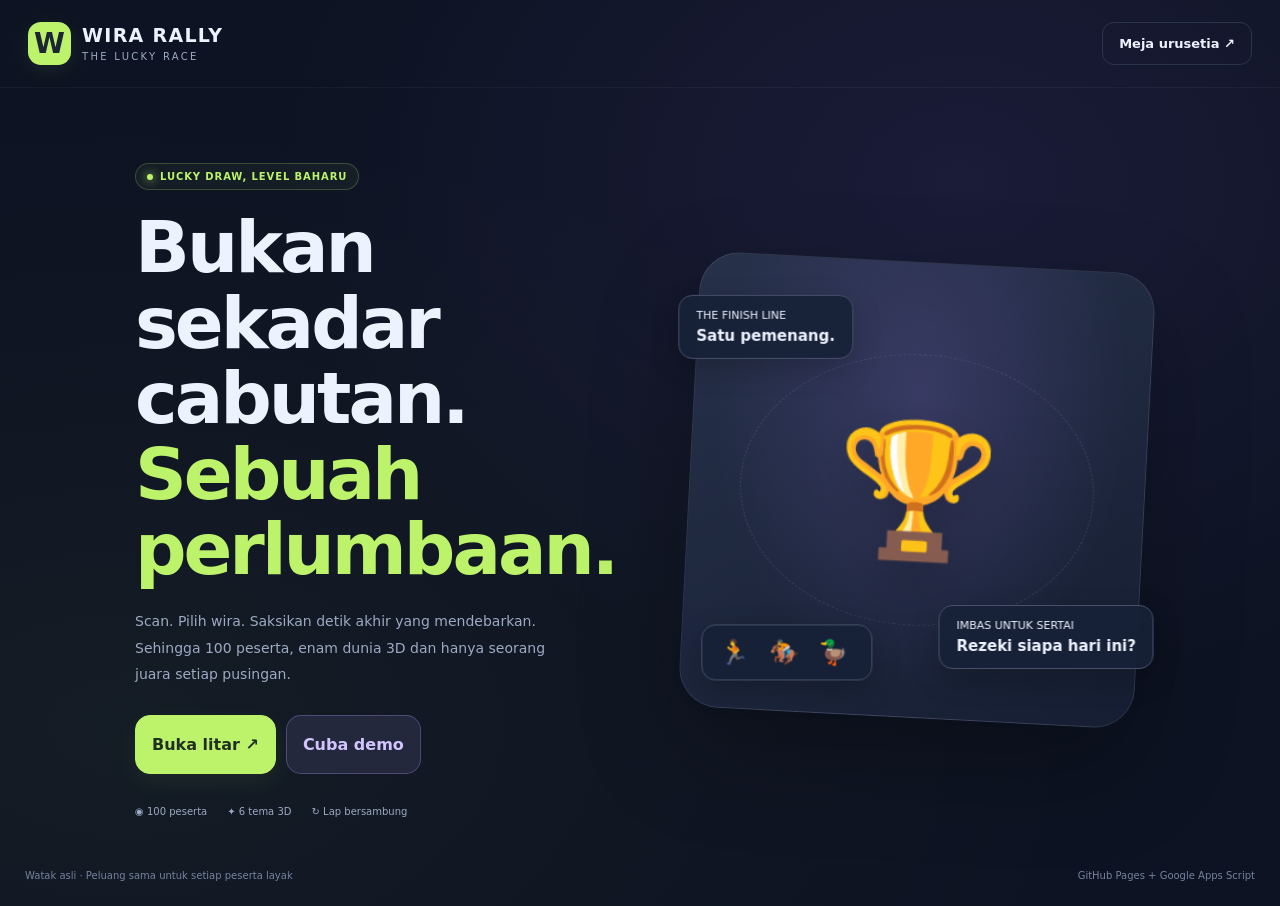
<file: index.html>
<!doctype html>
<html lang="ms">
<head>
  <meta charset="utf-8">
  <meta name="viewport" content="width=device-width, initial-scale=1, viewport-fit=cover">
  <meta name="theme-color" content="#11182b">
  <meta name="description" content="Cabutan bertuah perlumbaan kartun 3D. Scan, sertai dan saksikan siapa juara.">
  <title>Wira Rally | Lucky Draw 3D</title>
  <link rel="icon" href="[data-uri]" type="image/svg+xml">
  <style id="wira-integrated-css">
:root{color-scheme:dark;--bg:#0d1322;--panel:#161e32;--panel2:#1c2740;--line:#2a354c;--text:#eff2fa;--muted:#9caac3;--lime:#bdf36b;--violet:#ac97ff;--gold:#ffc76e;--radius:22px;font-family:Inter,ui-sans-serif,system-ui,-apple-system,BlinkMacSystemFont,"Segoe UI",sans-serif;font-synthesis:none}
*{box-sizing:border-box}body{margin:0;background:var(--bg);color:var(--text);min-height:100svh}button,input,select{font:inherit}button,a,input,select{ -webkit-tap-highlight-color:transparent}button{cursor:pointer}button:disabled{opacity:.4;cursor:not-allowed}button,a{touch-action:manipulation}a{color:inherit;text-decoration:none}button:focus-visible,a:focus-visible,input:focus-visible,select:focus-visible{outline:3px solid var(--violet);outline-offset:3px}[hidden]{display:none!important}button{color:inherit}.boot{min-height:100svh;display:grid;place-content:center;text-align:center}.boot .logo-mark{margin:auto}.boot p{color:var(--muted)}
.logo{display:flex;align-items:center;gap:11px}.logo-mark{width:43px;height:43px;display:grid;place-items:center;background:var(--lime);color:#1c2534;font-size:28px;font-weight:950;font-style:italic;border-radius:13px;box-shadow:0 5px 25px #bdf36b17}.logo strong{display:block;font-size:19px;letter-spacing:1.3px;line-height:1.1}.logo small{display:block;font-size:10px;color:var(--muted);letter-spacing:2.3px;margin-top:5px}.topbar{min-height:88px;display:flex;align-items:center;justify-content:space-between;padding:16px 28px;gap:20px;border-bottom:1px solid var(--line);background:#101729}.header-actions,.row{display:flex;align-items:center;gap:10px}.wrap{flex-wrap:wrap}.button{display:inline-flex;align-items:center;justify-content:center;gap:9px;min-height:43px;border-radius:12px;padding:10px 16px;font-weight:700;border:1px solid var(--line);background:var(--panel2);font-size:13px;transition:background .15s,transform .15s}.button:hover:not(:disabled){background:#2a3750;transform:translateY(-1px)}.button.primary{background:var(--lime);border-color:var(--lime);color:#213024;box-shadow:0 8px 25px #bdf36b12}.button.primary:hover:not(:disabled){background:#d3ff92}.button.secondary{background:#ac97ff1c;border-color:#ac97ff4f;color:#d2c5ff}.button.ghost{background:transparent}.button.danger{background:#ef647718;border-color:#ef64774d;color:#ffabb5}.button.wide{width:100%}.button.big{font-size:16px;min-height:59px;border-radius:15px}.icon-button{width:41px;padding:9px;font-size:18px}.pill{font-size:10px;font-weight:800;letter-spacing:.9px;border:1px solid var(--line);border-radius:30px;padding:7px 11px;display:inline-flex;align-items:center;gap:7px;color:var(--muted);white-space:nowrap}.pill.live{color:var(--lime);background:#bdf36b0b;border-color:#bdf36b38}.dot{width:6px;height:6px;border-radius:50%;background:currentColor;box-shadow:0 0 10px currentColor}.demo-banner{padding:9px 20px;background:#ffc76e18;color:var(--gold);text-align:center;font-size:12px;border-bottom:1px solid #ffc76e33}.demo-banner a{text-decoration:underline}.workspace{display:grid;grid-template-columns:minmax(0,1fr) 330px;gap:22px;padding:23px;max-width:1900px;margin:auto}.main-column{min-width:0}.intro{display:flex;align-items:center;justify-content:space-between;gap:12px;margin:0 0 16px}.eyebrow{font-size:10px;font-weight:800;letter-spacing:2px;color:var(--violet);text-transform:uppercase}.intro h1{font-size:26px;letter-spacing:-.8px;margin:5px 0 4px}.muted{color:var(--muted)}.small{font-size:12px;line-height:1.6}.intro p{margin:0;font-size:12px;color:var(--muted)}.race-card{position:relative;overflow:hidden;border:1px solid #3b4c64;border-radius:var(--radius);background:#bddcde;box-shadow:0 20px 70px #0003;isolation:isolate}.race-viewport{position:relative;height:clamp(365px,44vw,600px);min-height:350px;overflow:hidden}.race-viewport>canvas{position:absolute;inset:0;width:100%;height:100%}.label-canvas{pointer-events:none;z-index:2}.confetti-canvas{pointer-events:none;z-index:8}.race-hud{position:absolute;top:18px;left:18px;right:18px;display:flex;justify-content:space-between;align-items:flex-start;gap:8px;z-index:3;pointer-events:none}.hud-chip{background:#111a31d9;border:1px solid #ffffff25;color:white;border-radius:13px;padding:11px 14px;backdrop-filter:blur(12px);font-size:11px}.hud-chip strong{display:block;font-size:15px;margin-top:4px}.hud-chip.right{text-align:right}.race-gradient{position:absolute;bottom:0;left:0;right:0;height:100px;background:linear-gradient(transparent,#10263c77);pointer-events:none;z-index:2}.race-bottom{position:absolute;bottom:16px;left:18px;right:18px;display:flex;align-items:center;justify-content:space-between;gap:10px;z-index:3;color:white;font-size:11px}.race-bottom span{background:#12203bd9;padding:8px 11px;border-radius:9px}.stage-error{position:absolute;inset:0;display:grid;place-content:center;text-align:center;background:#172239;color:white;padding:40px;z-index:4}.stage-error p{max-width:440px;font-size:13px;line-height:1.7;color:var(--muted)}.stage-loading{position:absolute;inset:0;background:linear-gradient(140deg,#8ec6d4,#d0e8cc);display:grid;place-content:center;text-align:center;color:#25425a}.stage-loading span{font-size:40px;animation:float 1.8s ease-in-out infinite}.stage-loading p{font-weight:700}.countdown{position:absolute;inset:0;z-index:5;display:flex;flex-direction:column;justify-content:center;align-items:center;pointer-events:none;background:#17263b20}.countdown strong{font-size:clamp(100px,16vw,190px);font-weight:950;color:#fff;line-height:1;text-shadow:0 8px 0 #26364e44,0 15px 50px #16264055}.countdown span{font-size:13px;font-weight:800;letter-spacing:4px;margin-top:18px;background:#152139c9;padding:10px 18px;border-radius:40px}.winner{position:absolute;inset:0;z-index:6;display:flex;justify-content:center;align-items:center;background:#121a3559;backdrop-filter:blur(3px)}.winner-card{position:relative;text-align:center;border:1px solid #fff3cb88;padding:28px 35px 26px;width:min(85%,430px);border-radius:25px;background:radial-gradient(ellipse at top,#4c4266,#201f38 70%);box-shadow:0 25px 75px #0005;animation:pop .5s cubic-bezier(.16,1,.3,1)}.winner-close{position:absolute;right:10px;top:10px;border:0;background:#ffffff15;width:29px;height:29px;border-radius:50%;color:#fff;font-size:18px}.trophy{font-size:58px;filter:drop-shadow(0 8px 20px #ffc45d55);display:block}.winner h2{font-size:clamp(24px,4vw,39px);margin:10px 0;letter-spacing:-1px;overflow-wrap:anywhere}.winner .eyebrow{color:var(--gold);margin-top:12px}.winner p{color:#ccc4dd;font-size:13px;margin:9px 0}.winner .prize{color:#ffe0a3;font-weight:700}.winner-note{font-size:10px!important;color:#b2a7c4!important}.control-strip{display:flex;align-items:center;justify-content:space-between;gap:10px;padding:13px 17px;background:#172035;border-top:1px solid #ffffff10}.sound-btn{background:transparent;border:0;color:var(--muted);font-size:12px;padding:7px}.key-hint{font-size:10px;color:#8796af}.key-hint kbd{border:1px solid #46526b;padding:3px 5px;border-radius:4px;margin-right:5px}.stats{display:grid;grid-template-columns:repeat(3,1fr);gap:13px;margin-top:16px}.stat{background:var(--panel);border:1px solid var(--line);border-radius:16px;padding:15px 18px;display:flex;align-items:center;gap:13px}.stat-icon{width:38px;height:38px;display:grid;place-items:center;background:#ac97ff15;border:1px solid #ac97ff25;border-radius:12px;font-size:17px}.stat strong{display:block;font-size:23px;line-height:1.1}.stat small{display:block;color:var(--muted);font-size:10px;margin-top:5px}.panel{border:1px solid var(--line);background:var(--panel);border-radius:var(--radius);overflow:hidden}.panel-head{padding:18px 19px 14px;display:flex;align-items:center;justify-content:space-between;gap:10px}.panel-head h2{font-size:15px;margin:0}.panel-body{padding:0 19px 19px}.sidebar{display:flex;flex-direction:column;gap:17px}.label{display:block;color:#bec9dc;font-size:11px;font-weight:700;margin:15px 0 8px}.label:first-child{margin-top:0}.input{width:100%;border:1px solid #35405b;background:#10182b;color:var(--text);padding:12px 13px;border-radius:11px;outline:none;font-size:13px;min-height:43px}.input:focus{border-color:var(--violet);box-shadow:0 0 0 3px #ac97ff12}.theme-grid{display:grid;grid-template-columns:repeat(3,1fr);gap:7px}.theme-btn{background:#10182a;border:1px solid var(--line);border-radius:12px;padding:10px 3px;color:var(--muted);font-size:9px;display:flex;align-items:center;flex-direction:column;gap:6px;min-height:69px}.theme-btn span{font-size:24px;filter:saturate(.7)}.theme-btn.active{border-color:var(--violet);background:#ac97ff1a;color:#e5ddff}.theme-btn.active span{filter:none}.segments{display:flex;gap:7px}.segments button{flex:1;background:#10182a;border:1px solid var(--line);border-radius:9px;padding:10px;color:var(--muted);font-size:11px}.segments button.active{background:#ac97ff20;border-color:#ac97ff70;color:#e5ddff}.divider{border:0;border-top:1px solid var(--line);margin:18px 0}.registration-toggle{display:flex;align-items:center;justify-content:space-between;font-size:12px;gap:15px}.switch{appearance:none;width:37px;height:22px;background:#46516b;border-radius:20px;position:relative;cursor:pointer;flex-shrink:0}.switch:before{content:"";position:absolute;top:3px;left:3px;width:16px;height:16px;border-radius:50%;background:#fff;transition:transform .2s}.switch:checked{background:var(--lime)}.switch:checked:before{transform:translateX(15px);background:#223023}.start-note{text-align:center;font-size:10px;line-height:1.6;color:var(--muted);margin:10px 0 0}.qr-teaser{display:flex;gap:13px;align-items:center;padding:15px;background:linear-gradient(120deg,#28334b,#1c273b);border-radius:15px;border:1px solid #3a4864}.qr-mini{height:54px;width:54px;flex-shrink:0;background:#f3f8f1;color:#1a2640;display:grid;place-items:center;border-radius:9px;font-size:32px}.qr-teaser strong{font-size:12px}.qr-teaser p{font-size:10px;color:var(--muted);margin:5px 0;line-height:1.5}.qr-teaser .button{min-height:30px;padding:5px 9px;font-size:10px;margin-top:4px}.history-empty{font-size:12px;color:var(--muted);text-align:center;padding:20px 10px;line-height:1.8}.history-row{display:flex;align-items:center;gap:10px;padding:12px 0;border-top:1px solid var(--line)}.medal{font-size:20px}.history-row strong{font-size:12px;display:block}.history-row small{font-size:10px;color:var(--muted);display:block;margin-top:4px}.history-round{margin-left:auto;color:var(--gold);font-size:10px;white-space:nowrap}.participant-panel{margin-top:18px}.participant-toolbar{padding:0 19px 14px;display:flex;gap:10px}.participant-toolbar input{flex:1}.participant-list{display:grid;grid-template-columns:repeat(auto-fill,minmax(175px,1fr));gap:8px;padding:0 19px 19px;max-height:340px;overflow:auto}.participant{display:flex;align-items:center;gap:9px;background:#10192b;border:1px solid #29334b;border-radius:12px;padding:9px 10px;min-width:0}.avatar{width:30px;height:34px;position:relative;flex-shrink:0}.avatar:before{content:"";position:absolute;left:9px;top:1px;width:14px;height:14px;border-radius:50%;background:#f0bd96;border-top:5px solid #3d2a32}.avatar:after{content:"";position:absolute;left:5px;top:16px;width:22px;height:16px;border-radius:9px 9px 5px 5px;background:var(--shirt)}.participant .person-name{font-size:11px;font-weight:650;overflow:hidden;text-overflow:ellipsis;white-space:nowrap}.participant small{font-size:9px;color:var(--muted);display:block;margin-top:3px}.remove-btn{margin-left:auto;border:0;background:transparent;color:#6f7f9c;font-size:17px;padding:5px}.empty-list{grid-column:1/-1;text-align:center;padding:28px;color:var(--muted);font-size:12px}.footer{max-width:1900px;margin:auto;padding:3px 25px 25px;color:#74839e;font-size:10px;display:flex;justify-content:space-between;gap:15px}.status-text.error{color:#ff9eaa}.status-text{color:var(--muted);font-size:11px}.lock-note{padding:11px 13px;border:1px solid #ac97ff3a;background:#ac97ff0c;border-radius:12px;color:#bfb4df;font-size:11px;line-height:1.7;margin-bottom:15px}.host-locked{opacity:.6}.host-locked input,.host-locked button{pointer-events:none}.stage-mode .workspace{display:block;padding:0;max-width:none}.stage-mode .intro,.stage-mode .sidebar,.stage-mode .stats,.stage-mode .participant-panel,.stage-mode .footer,.stage-mode .control-strip{display:none}.stage-mode .race-card{border:0;border-radius:0;box-shadow:none}.stage-mode .race-viewport{height:calc(100svh - 83px);min-height:350px}.stage-mode .topbar{min-height:83px;padding:14px 22px}.stage-mode .race-hud{top:23px;left:25px;right:25px}.stage-mode .race-bottom{bottom:22px;left:25px;right:25px}.stage-mode .hud-chip{padding:13px 18px}.stage-mode .hud-chip strong{font-size:19px}.stage-mode:has(.demo-banner) .race-viewport{height:calc(100svh - 119px)}
/* Home and participant pages */
.home{min-height:100svh;position:relative;overflow:hidden;background:radial-gradient(ellipse at 75% 20%,#6851bb25,transparent 50%),radial-gradient(ellipse at 10% 80%,#bdf36b0a,transparent 60%),var(--bg)}.home .topbar{background:transparent;border-bottom:1px solid #ffffff0a}.home-hero{max-width:1080px;margin:auto;padding:75px 35px 50px;display:grid;grid-template-columns:1.05fr .95fr;gap:50px;align-items:center}.home h1{font-size:clamp(42px,6vw,72px);line-height:1.05;margin:20px 0;letter-spacing:-3px}.home h1 em{font-style:normal;color:var(--lime)}.home-copy>p{color:var(--muted);font-size:14px;line-height:1.9;max-width:420px}.home-copy .row{margin-top:27px}.home-features{margin-top:32px;display:flex;gap:20px;font-size:10px;color:var(--muted)}.home-visual{position:relative;aspect-ratio:1;border:1px solid #ffffff16;border-radius:40px;background:radial-gradient(ellipse at 50% 30%,#8670d53a,transparent 65%),linear-gradient(150deg,#27314a,#151e32);display:grid;place-items:center;box-shadow:0 40px 100px #0004;transform:rotate(3deg)}.home-trophy{font-size:130px;filter:drop-shadow(0 20px 25px #0003);animation:float 4s ease-in-out infinite}.orbit{position:absolute;border:1px dashed #e0d6ff25;border-radius:50%;inset:50px;transform:rotateX(40deg)}.floating-tag{position:absolute;background:#172238e6;border:1px solid #48506c;border-radius:14px;padding:13px 17px;font-size:11px;box-shadow:0 10px 30px #0003;backdrop-filter:blur(15px);transform:rotate(-3deg)}.floating-tag strong{display:block;font-size:15px;margin-top:5px}.floating-tag.one{left:-20px;top:40px}.floating-tag.two{right:-17px;bottom:55px}.floating-tag.three{left:20px;bottom:30px;font-size:24px;letter-spacing:6px}.config-note{max-width:1010px;margin:0 auto 40px;border:1px solid #ffc76e44;background:#ffc76e0a;color:#e2c79e;padding:17px 22px;border-radius:16px;font-size:12px;line-height:1.8}.config-note code{color:#ffe0a3}.join-page{min-height:100svh;background:radial-gradient(ellipse at 50% 0,#6951b22b,transparent 60%),var(--bg);padding:25px 20px 35px}.join-page>.logo{justify-content:center}.join-shell{width:100%;max-width:420px;margin:32px auto 0}.join-head{text-align:center}.join-head h1{font-size:31px;letter-spacing:-1px;margin:11px 0}.join-head p{color:var(--muted);font-size:13px;line-height:1.7}.join-card{margin-top:24px;background:var(--panel);border:1px solid #35405a;border-radius:25px;padding:25px}.gender-grid{display:grid;grid-template-columns:1fr 1fr;gap:13px}.gender-card{position:relative;min-height:155px;overflow:hidden;background:radial-gradient(ellipse at center,#394665,#1b273f);border:1px solid var(--line);border-radius:17px;padding:12px 10px 10px;color:var(--muted);display:flex;flex-direction:column;justify-content:flex-end;align-items:center}.gender-card.active{border-color:var(--violet);background:radial-gradient(ellipse at center,#594e7d,#302b4e);color:white}.gender-card strong{font-size:12px;position:relative;z-index:1}.preview-person{position:relative;width:75px;height:105px;display:block;margin-bottom:6px;filter:drop-shadow(0 8px 6px #0002)}.preview-person i{position:absolute;display:block}.preview-person .head{width:43px;height:45px;top:6px;left:16px;border-radius:48%;background:#f0be98;box-shadow:inset -6px -3px 0 #d8a17a;border-top:12px solid #3a2834;z-index:3}.preview-person .head:after{content:"• •";white-space:pre;position:absolute;left:9px;top:8px;color:#29283b;font-size:15px;font-style:normal;letter-spacing:2px}.preview-person .body{width:43px;height:41px;left:16px;top:48px;border-radius:14px 14px 10px 10px;background:var(--shirt,#a793ff);box-shadow:inset -8px -3px 0 #0002}.preview-person .legs{width:11px;height:22px;top:84px;left:23px;background:#253552;box-shadow:20px 0 0 #253552;border-radius:0 0 5px 5px}.preview-person.female .head{box-shadow:inset -6px -3px 0 #d8a17a,8px 1px 0 #3a2834}.preview-person .arms{width:10px;height:32px;left:8px;top:51px;transform:rotate(16deg);background:var(--shirt,#a793ff);border-bottom:8px solid #f0be98;border-radius:9px}.preview-person .arms:after{content:"";position:absolute;width:10px;height:32px;left:48px;top:-12px;transform:rotate(-32deg);background:inherit;border-bottom:8px solid #f0be98;border-radius:9px}.color-line{display:flex;gap:6px;margin:12px 0 20px;justify-content:center}.color-line i{width:10px;height:10px;border-radius:50%}.privacy{font-size:10px;color:#7e8eaa;text-align:center;line-height:1.8;margin:17px 0 0}.join-card .label{margin-top:20px}.join-card .label:first-child{margin-top:0}.join-success{text-align:center}.join-success .preview-person{margin:20px auto 10px;transform:scale(1.2);height:122px}.join-success h2{font-size:25px;margin:9px 0;overflow-wrap:anywhere}.ticket-id{font-size:10px;color:#8d9cb6;letter-spacing:2px;margin-top:17px}.waiting-pill{margin:20px auto 10px;border:1px solid #bdf36b42;border-radius:12px;background:#bdf36b0b;padding:13px;color:var(--lime);font-size:12px}.waiting-pill .dot{display:inline-block;margin-right:6px;animation:pulse 1.5s infinite}.join-footer{text-align:center;color:#6e7c96;font-size:10px;margin-top:24px}.join-event{font-size:11px;color:var(--violet);font-weight:700;letter-spacing:1px}.connection-alert{border:1px solid #ffbd6955;background:#ffbd6910;color:#ffd39a;border-radius:11px;padding:12px;font-size:11px;line-height:1.6;margin-bottom:15px}
/* Dialogs */
.modal-shade{position:fixed;inset:0;background:#080d1edb;backdrop-filter:blur(8px);display:flex;align-items:center;justify-content:center;z-index:40;padding:20px}.modal{width:min(100%,440px);max-height:90svh;overflow:auto;border:1px solid #48506d;background:var(--panel);border-radius:24px;box-shadow:0 30px 100px #0006;padding:25px;animation:pop .2s ease-out}.modal h2{margin:0 0 8px;font-size:23px;letter-spacing:-.5px}.modal p{font-size:12px;line-height:1.8;color:var(--muted)}.modal .modal-actions{display:flex;justify-content:flex-end;gap:9px;margin-top:22px}.modal form{margin-top:20px}.modal-error{font-size:12px;color:#ffa7b1;line-height:1.7;min-height:20px;margin-top:9px}.qr-display{display:grid;place-items:center;background:#fff;padding:18px;border-radius:16px;max-width:270px;min-height:250px;margin:20px auto}.qr-display svg{display:block;width:100%;height:auto}.qr-url{display:block;overflow-wrap:anywhere;font-size:11px;color:var(--violet);text-align:center;border:1px solid var(--line);padding:12px;border-radius:10px;user-select:all;line-height:1.6}.qr-caption{text-align:center!important}.modal .button{flex:1}.toast{border:1px solid #516044;background:#203224;color:#d6f6c4;border-radius:13px;padding:13px 18px;max-width:min(420px,90vw);font-size:12px;line-height:1.6;box-shadow:0 10px 30px #0003;animation:pop .2s}.toast.error{border-color:#7a4352;background:#352333;color:#ffcad2}#toasts{position:fixed;z-index:80;bottom:23px;left:50%;transform:translateX(-50%);display:flex;flex-direction:column;align-items:center;gap:8px;pointer-events:none}.sr-only{position:absolute;width:1px;height:1px;padding:0;margin:-1px;overflow:hidden;clip:rect(0,0,0,0);white-space:nowrap;border:0}.busy{opacity:.65;pointer-events:none}.tiny-link{background:none;border:0;color:var(--muted);font-size:10px;text-decoration:underline;padding:6px 0}.settings-dirty{font-size:10px;color:var(--gold);margin-top:8px}.setup-help{font-size:11px;color:var(--gold);line-height:1.7}
@keyframes float{0%,100%{transform:translateY(0)}50%{transform:translateY(-12px)}}@keyframes pop{from{opacity:0;transform:translateY(10px) scale(.94)}to{opacity:1;transform:translateY(0) scale(1)}}@keyframes pulse{50%{opacity:.35}}
@media(min-width:1500px){.workspace{grid-template-columns:minmax(0,1fr) 365px;gap:25px;padding:27px}.race-viewport{height:600px}.sidebar .panel-body{padding:0 22px 22px}}
@media(max-width:1000px){.workspace{grid-template-columns:minmax(0,1fr) 290px;gap:15px;padding:17px}.topbar{padding:14px 20px}.header-actions .hide-small{display:none}.stat{padding:13px 11px;gap:9px}.stat strong{font-size:20px}.stat-icon{width:30px;height:32px}.race-viewport{height:440px}.theme-btn{font-size:8px}.intro h1{font-size:23px}.home-hero{gap:30px}.home-visual{border-radius:30px}}
@media(max-width:760px){.workspace{grid-template-columns:1fr;padding:14px;gap:17px}.sidebar{display:grid;grid-template-columns:1fr 1fr;gap:14px}.sidebar>.panel:first-child{grid-row:span 2}.sidebar .panel-head{padding:15px}.sidebar .panel-body{padding:0 15px 15px}.race-viewport{height:420px}.topbar{min-height:76px;padding:13px 16px;gap:8px}.logo strong{font-size:16px}.logo small{font-size:8px;letter-spacing:1.7px}.logo-mark{width:37px;height:37px;font-size:24px;border-radius:11px}.header-actions{gap:7px}.header-actions .button{padding:9px 11px;font-size:11px;min-height:38px}.intro{margin-bottom:13px}.intro h1{font-size:22px}.intro p{font-size:11px}.stat small{font-size:9px}.home-hero{padding:40px 25px;grid-template-columns:1fr;text-align:center}.home-copy>p{margin:auto}.home-copy .row,.home-features{justify-content:center}.home-visual{width:80%;max-width:360px;justify-self:center;margin:15px 0 0}.home-trophy{font-size:100px}.home h1{letter-spacing:-2px}.config-note{margin:0 20px 30px}.stage-mode .race-viewport{height:calc(100svh - 76px)}.stage-mode .topbar{min-height:76px}.stage-mode .topbar .pill{display:none}.stage-mode .hud-chip strong{font-size:14px}.stage-mode .race-hud{top:15px;left:15px;right:15px}.stage-mode .race-bottom{left:15px;right:15px}.footer{padding:0 17px 20px}.key-hint{display:none}}
@media(max-width:450px){.sidebar{display:flex}.race-viewport{height:365px}.stats{gap:7px}.stat{padding:12px 9px}.stat-icon{display:none}.stat strong{font-size:21px}.race-hud{top:12px;left:12px;right:12px}.hud-chip{font-size:9px;padding:9px 10px}.hud-chip strong{font-size:12px}.race-bottom{left:12px;right:12px;bottom:12px;font-size:9px}.race-bottom span{padding:7px 9px}.header-actions .stage-link{display:none}.home .topbar .button{padding:8px 10px}.home-features{gap:12px;font-size:9px}.winner-card{padding:24px}.trophy{font-size:46px}.join-card{padding:21px}.participant-list{grid-template-columns:1fr 1fr}.participant{gap:5px;padding:8px}.participant .person-name{font-size:10px}.participant .avatar{transform:scale(.9);width:27px}.remove-btn{font-size:15px;padding:3px}.stats{margin-top:12px}.intro .pill{font-size:8px;padding:6px 8px}}
@media(prefers-reduced-motion:reduce){*,*:before,*:after{animation:none!important;scroll-behavior:auto!important}.button{transition:none}.race-viewport{isolation:isolate}}

.session-note{font-size:11px;line-height:1.65;color:var(--gold);padding:10px 12px;background:#ffc76e0a;border:1px solid #ffc76e28;border-radius:10px;margin:12px 0 0}

</style>
  <style>
    body { margin:0; background:#101423; color:#edf2ff; font-family:system-ui,sans-serif; }
    .boot { min-height:100vh; display:flex; flex-direction:column; align-items:center; justify-content:center; box-sizing:border-box; padding:28px; text-align:center; }
    .boot .logo-mark { display:inline-grid; place-items:center; width:68px; height:68px; border-radius:22px; background:#bcf568; color:#172034; font-size:44px; font-weight:900; }
    .boot h1 { font-size:clamp(30px,5vw,52px); margin:32px 0; }
    .boot p { color:#a9b6ce; line-height:1.6; max-width:640px; }
    .boot pre { max-width:680px; width:100%; white-space:pre-wrap; overflow-wrap:anywhere; background:#1e2538; border:1px solid #46516b; border-radius:16px; padding:18px; box-sizing:border-box; text-align:left; color:#ffc8c8; }
    .boot button { padding:14px 22px; border:0; border-radius:12px; background:#bcf568; color:#172034; font:700 16px system-ui,sans-serif; cursor:pointer; }
  </style>
</head>
<body data-wira-build="integrated-20261019-1">
  <div id="app"><div class="boot"><span class="logo-mark">W</span><h1>WIRA RALLY</h1><p>Memanaskan litar…</p><small style="color:#a9b6ce">Versi bersepadu 19.10.2026 · Kod dimuatkan bersama halaman</small></div></div>
  <div id="toasts" role="status" aria-live="polite"></div>
  <div id="dialog-root"></div>
  <noscript><p style="padding:24px">JavaScript perlu diaktifkan untuk membuka Wira Rally.</p></noscript>
  <script id="wira-core-inline">
/* Pure shared logic: browser + Google Apps Script. No dependencies. */
(function(root) {
  'use strict';
  const COLORS = ['#ff615e','#40c8f5','#ffcc45','#9c83ff','#47d7a0','#ff88b5','#ff9148','#69a6ff','#ca80ec','#7bd851','#f26398','#49cfce','#e6b66e','#afcdff','#f0a3ff','#ffb5a1','#b0df69','#76e0c6','#d8bdff','#f5da73','#e16c55','#349ed0','#7769dc','#dc90b6'];
  const THEMES = {
    run: {name:'Larian Wira',icon:'🏃',desc:'Pecut di stadium tropika',ground:'#4baa80',track:'#e39170',sky:'#bdeaff'},
    horse: {name:'Derbi Kuda',icon:'🏇',desc:'Derapan di padang hijau',ground:'#87b85d',track:'#cfb485',sky:'#c9eaff'},
    boat: {name:'Regata Ceria',icon:'🚤',desc:'Luncur merentas teluk',ground:'#239fc1',track:'#3ac7d5',sky:'#c0f0ff'},
    duck: {name:'Itik & Angsa',icon:'🦆',desc:'Tunggangan paling comel',ground:'#409ea0',track:'#61d1cb',sky:'#d4f4ff'},
    kart: {name:'Kart Karnival',icon:'🏎️',desc:'Pecut di litar warna-warni',ground:'#78ba96',track:'#72768f',sky:'#d6e5ff'},
    space: {name:'Roket Kosmik',icon:'🚀',desc:'Terbang di galaksi neon',ground:'#181c42',track:'#393462',sky:'#10152d'}
  };
  function hash(value) { let h=2166136261; const s=String(value); for(let i=0;i<s.length;i++){h^=s.charCodeAt(i);h=Math.imul(h,16777619);} return h>>>0; }
  function rng(seed) { let a=seed>>>0; return function(){a+=0x6D2B79F5;let t=a;t=Math.imul(t^(t>>>15),t|1);t^=t+Math.imul(t^(t>>>7),t|61);return ((t^(t>>>14))>>>0)/4294967296;}; }
  function clamp(v,a,b) { return Math.max(a,Math.min(b,v)); }
  function smooth(a,b,x) { const t=clamp((x-a)/(b-a),0,1);return t*t*(3-2*t); }
  function name(value) { return String(value||'').normalize('NFKC').replace(/[\u0000-\u001f\u007f<>]/g,'').replace(/\s+/g,' ').trim().slice(0,32); }
  function nameKey(value) { return name(value).toLocaleLowerCase(); }
  function newState(now) { return {schema:1,eventId:'event-'+now,active:true,expiresAt:now+21600000,version:1,title:'WIRA RALLY',registrationOpen:true,theme:'run',duration:8,prize:'Cabutan Bertuah',round:0,participants:[],winners:[],race:null,updatedAt:now}; }
  function eligible(s) { return s.participants.filter(p=>!p.won); }
  function raceRoster(s) { if(!s.race) return eligible(s); const ids=new Set(s.race.participantIds); return s.participants.filter(p=>ids.has(p.id)); }
  function chooseWinner(ids,random32) { if(!ids.length) throw Error('Tiada peserta layak.'); const limit=Math.floor(4294967296/ids.length)*ids.length; let n; for(let i=0;i<128;i++){n=random32()>>>0;if(n<limit)return ids[n%ids.length];} throw Error('Sumber rawak gagal. Cuba lagi.'); }
  function settle(s,now) { if(!s.race || s.race.settled || now<s.race.finishAt)return false; const r=s.race;const p=s.participants.find(p=>p.id===r.winnerId);if(!p)throw Error('Rekod pemenang tidak ditemui.');p.won=true;s.winners.push({id:p.id,name:p.name,gender:p.gender,color:p.color,round:r.round,prize:r.prize,theme:r.theme,at:r.finishAt});r.settled=true;return true; }
  function register(s,input,id,now,max) { if(!s.registrationOpen)throw Error('Pendaftaran telah ditutup.');if(s.race&&!s.race.settled)throw Error('Perlumbaan sedang berlangsung.');const n=name(input.name);if(n.length<2)throw Error('Nama mesti mempunyai sekurang-kurangnya 2 aksara.');if(!['male','female'].includes(input.gender))throw Error('Pilih watak lelaki atau perempuan.');const existing=s.participants.find(p=>p.id===id);if(existing)return existing;if(s.participants.length>=max)throw Error('Had '+max+' peserta telah dicapai.');if(s.participants.some(p=>nameKey(p.name)===nameKey(n)))throw Error('Nama ini sudah didaftarkan. Tambah nama keluarga atau nombor meja.');const seed=hash(id);const p={id:id,name:n,gender:input.gender,color:COLORS[seed%COLORS.length],seed:seed,joinedAt:now,won:false};s.participants.push(p);return p; }
  function gridOffset(index,count,theme) { const cols=count>64?12:count>24?10:count>8?8:Math.max(1,count);return ((index%cols)-(cols-1)/2)*(theme==='run'?2.7:3.5); }
  function position(r,id,now) { const origin=r.origins&&r.origins[id]!==undefined?r.origins[id]:r.base;const t=now-r.startAt;if(t<0)return origin+(r.rolling?t*.002:0);const p=progress(r,id,now),finish=r.base+r.distance;return p<=1?origin+(finish-origin)*p:finish+(p-1)*r.distance; }
  function start(s,now,winnerId,raceId,seed) { if(s.race&&now<s.race.rejoinAt)throw Error('Tunggu semua peserta selesai.');if(s.race&&!s.race.settled)throw Error('Pusingan ini masih berlangsung.');const ps=eligible(s);if(!ps.length)throw Error('Tiada peserta layak.');if(!ps.some(p=>p.id===winnerId))throw Error('Pemenang tidak sah.');s.registrationOpen=false;const startAt=now+5000,duration=clamp(Number(s.duration)||8,6,8),previous=s.race,origins={};ps.forEach((p,i)=>{origins[p.id]=previous?position(previous,p.id,startAt):gridOffset(i,ps.length,s.theme);});const base=previous?Math.max(...Object.values(origins)):0;s.round++;s.race={id:raceId,round:s.round,theme:s.theme,prize:s.prize,duration:duration,seed:seed>>>0,winnerId:winnerId,participantIds:ps.map(p=>p.id),origins:origins,rolling:!!previous,startAt:startAt,finishAt:startAt+duration*1000,rejoinAt:startAt+duration*1000+6500,base:base,distance:112,settled:false};return s.race; }
  // Every entry crosses; the selected winner is mathematically first. The field
  // continues beyond the checkpoint rather than jumping back to an origin.
  function progress(r,id,now) { const h=hash(id+':'+r.seed);const v=(h%10000)/10000;const winner=id===r.winnerId;const t=(now-r.startAt)/1000;const finish=r.duration+(winner?0:0.23+v*0.92);if(t<=0)return 0;
    if(t<finish){const u=clamp(t/finish,0,1);const wobble=(winner?-0.018:0.015*Math.sin((h%7)+u*9))*Math.sin(Math.PI*u);return clamp(u+wobble,0,0.999999);}
    const after=t-finish;return 1+Math.min(after,3.5)*0.058+Math.max(0,after-3.5)*(2/112);
  }
  function publicState(s,now) { return {schema:s.schema,eventId:s.eventId,active:s.active!==false,expiresAt:s.expiresAt||0,version:s.version,title:s.title,registrationOpen:s.registrationOpen,theme:s.theme,duration:s.duration,prize:s.prize,round:s.round,participants:s.participants.map(p=>({id:p.id,name:p.name,gender:p.gender,color:p.color,seed:p.seed,won:!!p.won})),winners:s.winners,race:s.race,updatedAt:s.updatedAt,serverNow:now}; }
  function validateSettings(input) { const o={};if(input.title!==undefined){o.title=name(input.title);if(!o.title)throw Error('Tajuk tidak boleh kosong.');}if(input.theme!==undefined){if(!THEMES[input.theme])throw Error('Tema tidak sah.');o.theme=input.theme;}if(input.duration!==undefined){const n=Number(input.duration);if(![6,7,8].includes(n))throw Error('Tempoh mesti 6, 7 atau 8 saat.');o.duration=n;}if(input.prize!==undefined)o.prize=name(input.prize)||'Cabutan Bertuah';if(input.registrationOpen!==undefined)o.registrationOpen=!!input.registrationOpen;return o; }
  const api={COLORS:COLORS,THEMES:THEMES,hash:hash,rng:rng,clamp:clamp,smooth:smooth,name:name,nameKey:nameKey,newState:newState,eligible:eligible,raceRoster:raceRoster,chooseWinner:chooseWinner,settle:settle,register:register,start:start,progress:progress,position:position,gridOffset:gridOffset,publicState:publicState,validateSettings:validateSettings};
  root.WiraCore=api;
})(typeof globalThis!=='undefined'?globalThis:this);

  </script>
  <script type="module">
    const integratedSources = {"api": "const C=window.WiraCore;\nexport const uuid=()=\u003ecrypto.randomUUID?crypto.randomUUID():Array.from(crypto.getRandomValues(new Uint8Array(24)),x=\u003ex.toString(16).padStart(2,'0')).join('');\nconst sleep=ms=\u003enew Promise(r=\u003esetTimeout(r,ms));\nexport class API {\n  constructor(config,{demo=false}={}){\n    this.url=config.apiUrl;this.demo=demo;this.offset=0;this.pending=new Map();this.channel=null;this.demoState=null;\n    this.listener=e=\u003e{const allowed=e.origin==='https://script.google.com'||/^https:\\/\\/[a-zA-Z0-9.-]+\\.googleusercontent\\.com$/.test(e.origin);const d=e.data;if(!allowed||!d||d.channel!=='wira-rally-v1')return;const pending=this.pending.get(d.op);if(pending)pending(d.response);};window.addEventListener('message',this.listener);\n  }\n  get ready(){return this.demo||/^https:\\/\\/script\\.google\\.com\\/macros\\/s\\/[^/]+\\/exec$/.test(this.url||'');}\n  now(){return Date.now()+this.offset;}\n  sync(s,started){if(s\u0026\u0026s.serverNow)this.offset=s.serverNow-(started+Date.now())/2;return s;}\n  inactive(){const s=C.newState(0);s.eventId='none';s.active=false;s.expiresAt=0;s.registrationOpen=false;return s;}\n  async state(){\n    const started=Date.now();if(this.demo){const s=this.demoLoad();if(C.settle(s,Date.now()))this.demoSave(s);return this.sync(C.publicState(s,Date.now()),started);}\n    if(!this.ready)throw Error('Backend belum dikonfigurasi. Isi apiUrl dalam config.js.');\n    const out=await new Promise((resolve,reject)=\u003e{const cb='WR_'+uuid().replace(/-/g,'');const el=document.createElement('script');let timer;const done=()=\u003e{clearTimeout(timer);el.remove();delete window[cb];};window[cb]=data=\u003e{done();resolve(data);};el.onerror=()=\u003e{done();reject(Error('Tidak dapat menghubungi pelayan. Semak deployment dan rangkaian.'));};timer=setTimeout(()=\u003e{done();reject(Error('Pelayan lambat memberi respons. Cuba semula.'));},18000);el.src=this.url+'?callback='+cb+'\u0026origin='+encodeURIComponent(location.origin)+'\u0026t='+Date.now();document.head.append(el);});\n    if(!out.ok)throw Error(out.error);return this.sync(out.state,started);\n  }\n  async write(action,data={},token=''){\n    if(this.demo)return this.demoWrite(action,data,token);\n    if(!this.ready)throw Error('Backend belum dikonfigurasi.');\n    const started=Date.now(),op=uuid(),payload={op,origin:location.origin,action,data,token};\n    const response=await new Promise((resolve,reject)=\u003e{\n      const frame=document.createElement('iframe');frame.name='wr_'+op;frame.hidden=true;frame.title='Sambungan pelayan';\n      const form=document.createElement('form');form.method='POST';form.action=this.url;form.target=frame.name;form.hidden=true;\n      const input=document.createElement('input');input.name='payload';input.value=JSON.stringify(payload);form.append(input);document.body.append(frame,form);\n      const cleanup=()=\u003e{clearTimeout(timer);this.pending.delete(op);form.remove();frame.remove();};\n      const timer=setTimeout(()=\u003e{cleanup();reject(Error('Tiada pengesahan pelayan. Permintaan mungkin sudah diterima. Semak paparan sebelum cuba semula.'));},35000);\n      this.pending.set(op,res=\u003e{cleanup();resolve(res);});form.submit();\n    });if(!response.ok)throw Error(response.error);if(response.result?.state)this.sync(response.result.state,started);return response.result;\n  }\n  // Demo participants exist only in this tab's RAM. No localStorage or database.\n  demoLoad(){if(this.demoState\u0026\u0026this.demoState.expiresAt\u003c=Date.now())this.demoState=null;return this.demoState||this.inactive();}\n  demoSave(s){s.version++;s.updatedAt=Date.now();this.demoState=s;}\n  async demoWrite(action,data,token){\n    await sleep(80);let s=this.demoLoad();C.settle(s,Date.now());let result={};\n    if(action==='login'){if(!s.active){s=C.newState(Date.now());s.eventId='demo-'+uuid();this.demoSave(s);}return {token:'demo-session',expiresAt:Date.now()+14400000,state:C.publicState(s,Date.now())};}\n    if(action!=='register'\u0026\u0026token!=='demo-session')throw Error('Log masuk demo dahulu.');\n    if(action==='logout')return {loggedOut:true};\n    if(!s.active)throw Error('Tiada sesi aktif. Log masuk urusetia dahulu.');\n    if(data.eventId!==s.eventId)throw Error('Sesi telah berubah. Cuba semula.');\n    if(action==='end'){if(data.confirm!=='TAMAT SESI')throw Error('Pengesahan diperlukan.');this.demoState=null;return {ended:true,state:C.publicState(this.inactive(),Date.now())};}\n    if(action==='register'){result.participant=s.participants.find(p=\u003ep.id===data.id)||C.register(s,data,data.id,Date.now(),100);}\n    else if(action==='start'){if(s.race\u0026\u0026Date.now()\u003cs.race.rejoinAt)throw Error('Tunggu semua peserta selesai.');const ids=C.eligible(s).map(p=\u003ep.id);C.start(s,Date.now(),C.chooseWinner(ids,()=\u003ecrypto.getRandomValues(new Uint32Array(1))[0]),uuid(),crypto.getRandomValues(new Uint32Array(1))[0]);}\n    else if(action==='settings'){if(s.race\u0026\u0026Date.now()\u003cs.race.rejoinAt)throw Error('Tunggu semua peserta selesai.');Object.assign(s,C.validateSettings(data));}\n    else if(action==='remove'){if(s.race\u0026\u0026Date.now()\u003cs.race.rejoinAt)throw Error('Tunggu perlumbaan tamat.');s.participants=s.participants.filter(p=\u003ep.id!==data.id||p.won);}\n    else if(action==='seed'){if(s.race\u0026\u0026!s.race.settled)throw Error('Tunggu perlumbaan tamat.');const names=['Aiman','Sofia','Hafiz','Nadia','Danish','Alya','Amir','Hana','Irfan','Maya','Adam','Zara','Farid','Nurin','Arif','Iman','Hakim','Sarah','Rizal','Yasmin'];const count=Math.min(100-s.participants.length,Number(data.count)||20);for(let i=0;i\u003ccount;i++){C.register(s,{name:names[i%names.length]+' '+(s.participants.length+1),gender:i%2?'female':'male'},'p-'+uuid(),Date.now(),100);}}\n    else throw Error('Tindakan tidak dikenali.');\n    this.demoSave(s);result.state=C.publicState(s,Date.now());return result;\n  }\n  dispose(){window.removeEventListener('message',this.listener);this.channel?.close();this.demoState=null;}\n}\n", "effects": "export class Sound {\n  constructor(){this.enabled=false;this.ctx=null;this.lastBeat=0;this.step=0;}\n  async toggle(){this.enabled=!this.enabled;if(this.enabled){const AC=window.AudioContext||window.webkitAudioContext;if(!AC){this.enabled=false;return false;}this.ctx=this.ctx||new AC();await this.ctx.resume();}return this.enabled;}\n  tone(freq,duration=.16,type='sine',volume=.06,delay=0){if(!this.enabled||!this.ctx)return;const t=this.ctx.currentTime+delay,o=this.ctx.createOscillator(),g=this.ctx.createGain();o.type=type;o.frequency.value=freq;g.gain.setValueAtTime(.0001,t);g.gain.exponentialRampToValueAtTime(volume,t+.01);g.gain.exponentialRampToValueAtTime(.0001,t+duration);o.connect(g);g.connect(this.ctx.destination);o.start(t);o.stop(t+duration+.03);}\n  beep(n){this.tone(n?600:950,.16,'triangle',.11);}\n  win(){[523.25,659.25,783.99,1046.5,1318.5].forEach((n,i)=\u003ethis.tone(n,.55,'triangle',.1,i*.12));}\n  tick(now,racing){if(!this.enabled||now-this.lastBeat\u003c300)return;this.lastBeat=now;const notes=[130.81,196,164.81,196,146.83,220,174.61,220];this.tone(notes[this.step%8],.14,'sine',racing?.045:.025);if(this.step%2===0)this.tone(notes[this.step%8]*4,.1,'triangle',.018);this.step++;}\n}\nexport class Confetti {\n  constructor(canvas){this.canvas=canvas;this.ctx=canvas.getContext('2d');this.bits=[];this.last=0;}\n  burst(){const w=this.canvas.clientWidth,h=this.canvas.clientHeight;this.bits=Array.from({length:150},()=\u003e({x:w/2,y:h*.32,vx:(Math.random()-.5)*650,vy:-100-Math.random()*480,g:280+Math.random()*180,life:3+Math.random()*2,rot:Math.random()*6,color:['#bdf36b','#ffc56d','#a893ff','#ff8eac','#ffffff'][Math.floor(Math.random()*5)]}));}\n  frame(now){const w=this.canvas.clientWidth,h=this.canvas.clientHeight;if(this.canvas.width!==w||this.canvas.height!==h){this.canvas.width=w;this.canvas.height=h;}const dt=Math.min(.05,this.last?(now-this.last)/1000:1/60);this.last=now;const ctx=this.ctx;ctx.clearRect(0,0,w,h);this.bits=this.bits.filter(p=\u003ep.life\u003e0);for(const p of this.bits){p.life-=dt;p.vy+=p.g*dt;p.x+=p.vx*dt;p.y+=p.vy*dt;p.rot+=dt*4;ctx.save();ctx.translate(p.x,p.y);ctx.rotate(p.rot);ctx.globalAlpha=Math.min(1,p.life);ctx.fillStyle=p.color;ctx.fillRect(-4,-3,8,6);ctx.restore();}}\n}\n", "scene": "import * as THREE from 'https://cdn.jsdelivr.net/npm/three@0.180.0/build/three.module.js';\nconst C = globalThis.WiraCore;\nconst UP = new THREE.Vector3(0,1,0);\nconst dummy = new THREE.Object3D();\nconst temp = new THREE.Vector3();\nconst THEMES=C.THEMES;\nconst palette={skin:['#f4bd92','#d99566','#b97850','#875033','#f7d2ae'],hair:['#24223a','#3d2630','#56362a','#242932','#764c32']};\nfunction hex(s){return new THREE.Color(s);}\nfunction capsule(){return new THREE.CapsuleGeometry(.5,1,4,8);}\n\nclass Batch {\n  constructor(scene,capacity=7000){\n    this.scene=scene;this.items={};this.color=new THREE.Color();\n    const geometries={sphere:new THREE.SphereGeometry(1,12,8),capsule:capsule(),cylinder:new THREE.CylinderGeometry(1,1,1,10),cone:new THREE.ConeGeometry(1,1,10),ring:new THREE.TorusGeometry(1,.22,6,16),box:new THREE.BoxGeometry(1,1,1),plane:new THREE.PlaneGeometry(1,1)};\n    const material=new THREE.MeshStandardMaterial({roughness:.72,metalness:.03});\n    Object.entries(geometries).forEach(([key,g])=\u003e{const mesh=new THREE.InstancedMesh(g,material,capacity);mesh.count=0;mesh.frustumCulled=false;mesh.instanceMatrix.setUsage(THREE.DynamicDrawUsage);scene.add(mesh);this.items[key]={mesh,n:0};});\n    this.material=material;\n  }\n  begin(){for(const x of Object.values(this.items))x.n=0;}\n  add(kind,matrix,color){const b=this.items[kind];if(b.n\u003e=b.mesh.instanceMatrix.count)return;const i=b.n++;b.mesh.setMatrixAt(i,matrix);b.mesh.setColorAt(i,this.color.set(color));}\n  shape(kind,pos,scale,color,rot=[0,0,0]){dummy.position.set(...pos);dummy.scale.set(...scale);dummy.rotation.set(...rot);dummy.updateMatrix();this.add(kind,dummy.matrix,color);}\n  end(){for(const b of Object.values(this.items)){b.mesh.count=b.n;b.mesh.instanceMatrix.needsUpdate=true;if(b.mesh.instanceColor)b.mesh.instanceColor.needsUpdate=true;}}\n  dispose(){Object.values(this.items).forEach(b=\u003e{this.scene.remove(b.mesh);b.mesh.geometry.dispose();b.mesh.dispose();});this.material.dispose();}\n}\nfunction node(parent,pos=[0,0,0],rot=[0,0,0]){const n=new THREE.Object3D();n.position.set(...pos);n.rotation.set(...rot);parent.add(n);return n;}\nfunction part(parent,kind,pos,scale,color,rot=[0,0,0]){const n=node(parent,pos,rot);n.scale.set(...scale);n.userData.part={kind,color};return n;}\nfunction limb(parent,pos,color,skin){const pivot=node(parent,pos);part(pivot,'capsule',[0,-.24,0],[.13,.27,.13],color);part(pivot,'sphere',[0,-.55,0],[.13,.16,.13],skin);return pivot;}\nfunction makeHuman(p){\n  const root=node(new THREE.Object3D());const body=node(root,[0,.97,0]);const skin=palette.skin[p.seed%palette.skin.length],hair=palette.hair[(p.seed\u003e\u003e\u003e4)%palette.hair.length];\n  part(body,'capsule',[0,0,0],[.43,.38,.32],p.color);\n  part(body,'sphere',[.08,.14,.29],[.21,.1,.035],'#ffffff');\n  part(body,'capsule',[0,-.46,0],[.33,.17,.3],'#263458');\n  const head=node(body,[0,.7,0]);part(head,'sphere',[0,0,0],[.45,.47,.41],skin);\n  part(head,'sphere',[0,.23,-.025],[.46,.3,.42],hair);\n  part(head,'sphere',[-.19,.28,.3],[.25,.12,.12],hair,[0,0,.4]);\n  [-1,1].forEach(side=\u003e{part(head,'sphere',[side*.17,.015,.37],[.11,.13,.055],'#ffffff');part(head,'sphere',[side*.17,.005,.415],[.055,.075,.027],'#24243a');part(head,'sphere',[side*.18,.03,.437],[.017,.022,.009],'#ffffff');part(head,'sphere',[side*.39,-.09,0],[.12,.14,.11],skin);part(head,'sphere',[side*.28,-.14,.345],[.08,.04,.025],'#e79483');});\n  part(head,'sphere',[0,-.115,.4],[.065,.065,.06],skin);\n  part(head,'sphere',[0,-.25,.351],[.115,.035,.025],'#743b42');\n  if(p.gender==='female'){part(head,'sphere',[0,.12,-.42],[.3,.34,.31],hair);part(head,'capsule',[0,-.17,-.49],[.18,.32,.18],hair,[.45,0,0]);part(head,'sphere',[.34,.29,.16],[.14,.1,.1],p.color);}\n  const leftArm=limb(body,[-.44,.19,0],p.color,skin),rightArm=limb(body,[.44,.19,0],p.color,skin);\n  const legs=[];[-1,1].forEach(side=\u003e{const leg=node(body,[side*.2,-.52,0]);part(leg,'capsule',[0,-.27,0],[.15,.27,.15],skin);part(leg,'sphere',[0,-.58,.1],[.19,.13,.28],'#f7f8ff');part(leg,'sphere',[0,-.62,.16],[.19,.055,.27],p.color);legs.push(leg);});\n  root.rotation.y=1.08;\n  return {root,body,head,leftArm,rightArm,legs};\n}\nfunction addMount(actor,theme,p){\n  const root=actor.root;const mount=node(root);actor.mount=mount;const c=p.color;\n  if(theme==='run'){actor.body.position.y=1.05;return;}\n  actor.body.position.y=theme==='horse'?2.05:theme==='duck'?1.67:theme==='space'?1.32:1.15;\n  actor.legs.forEach((leg,i)=\u003e{leg.rotation.x=-1.2;leg.rotation.z=i?-.2:.2;});\n  if(theme==='horse'){\n    const coat=['#b77345','#e7d1b6','#6f493b','#d4a16d','#8c8991'][p.seed%5];\n    part(mount,'capsule',[0,1.04,0],[.48,.68,.42],coat,[Math.PI/2,0,0]);part(mount,'capsule',[0,1.49,.47],[.24,.42,.23],coat,[-.5,0,0]);part(mount,'capsule',[0,1.86,.75],[.23,.32,.23],coat,[Math.PI/2,0,0]);\n    part(mount,'sphere',[0,1.75,1.02],[.23,.2,.25],'#f1d7b5');\n    [-1,1].forEach(s=\u003e{part(mount,'cone',[s*.15,2.17,.62],[.12,.3,.1],coat);part(mount,'sphere',[s*.22,1.95,.85],[.045,.055,.04],'#1f2638');});\n    part(mount,'capsule',[0,1.5,-.43],[.12,.45,.13],'#342636',[.7,0,0]);part(mount,'sphere',[0,1.45,-.05],[.51,.12,.5],c);\n    actor.mountLegs=[];for(let i=0;i\u003c4;i++){const l=node(mount,[(i%2?1:-1)*.29,.9,i\u003c2?.38:-.38]);part(l,'capsule',[0,-.36,0],[.1,.36,.1],coat);part(l,'sphere',[0,-.73,.05],[.13,.13,.18],'#352c39');actor.mountLegs.push(l);}\n  }else if(theme==='boat'){\n    part(mount,'sphere',[0,.29,0],[.79,.25,1.32],c);part(mount,'sphere',[0,.46,.12],[.57,.13,.83],'#fff3d9');part(mount,'sphere',[0,.5,.9],[.65,.2,.45],c);part(mount,'sphere',[0,.62,.39],[.53,.24,.07],'#8de2ed');\n    const paddle=node(mount,[.8,.8,.1],[0,0,-.6]);part(paddle,'capsule',[0,0,0],[.035,.7,.035],'#72503c');part(paddle,'sphere',[0,-.72,0],[.19,.3,.06],'#ffc956');actor.paddle=paddle;\n  }else if(theme==='duck'){\n    const white=p.seed%3===0;part(mount,'sphere',[0,.63,0],[.7,.52,.93],white?'#f7f4e5':'#ffda56');part(mount,'capsule',[0,1.01,.69],[.24,.35,.24],white?'#fff9ef':'#ffe66b',[-.2,0,0]);part(mount,'sphere',[0,1.42,.8],[.37,.35,.37],white?'#fff9ef':'#ffe66b');part(mount,'sphere',[0,1.34,1.15],[.28,.1,.26],'#ff9857');[-1,1].forEach(s=\u003e{part(mount,'sphere',[s*.26,1.48,1.02],[.055,.07,.04],'#292841');part(mount,'sphere',[s*.62,.75,-.03],[.12,.26,.52],white?'#e4e5f0':'#f8bd3d',[0,0,s*.2]);});\n  }else if(theme==='kart'){\n    part(mount,'sphere',[0,.44,0],[.87,.28,1.13],c);part(mount,'sphere',[0,.61,.75],[.8,.18,.45],c);part(mount,'capsule',[0,.65,-.65],[.67,.17,.14],'#202944',[0,0,Math.PI/2]);actor.wheels=[];\n    for(let i=0;i\u003c4;i++){const w=node(mount,[(i%2?1:-1)*.82,.33,i\u003c2?.65:-.6],[0,0,Math.PI/2]);part(w,'cylinder',[0,0,0],[.32,.28,.32],'#283044');part(w,'cylinder',[0,.15,0],[.16,.025,.16],'#eaf3fa');actor.wheels.push(w);}\n  }else if(theme==='space'){\n    part(mount,'capsule',[0,.7,0],[.47,.87,.47],'#ecf1ff',[Math.PI/2,0,0]);part(mount,'cone',[0,.7,1.08],[.47,.7,.47],c,[Math.PI/2,0,0]);[-1,1].forEach(s=\u003epart(mount,'sphere',[s*.49,.55,-.42],[.44,.09,.49],c));part(mount,'sphere',[0,.7,-1.02],[.27,.27,.43],'#ffad4f');part(mount,'sphere',[0,.7,-1.32],[.15,.16,.4],'#ffe38a');\n  }\n}\nfunction makeActor(p,theme){const a=makeHuman(p);a.p=p;a.x=null;a.z=0;a.theme=theme;addMount(a,theme,p);return a;}\n\nexport class RaceScene {\n  constructor(canvas,labelCanvas,{quality='auto',preserveDrawingBuffer=false,onError=()=\u003e{}}={}){\n    this.canvas=canvas;this.labels=labelCanvas;this.ctx=labelCanvas.getContext('2d');this.quality=quality;this.onError=onError;this.actors=new Map();this.state=null;this.theme='run';this.last=0;this.cameraX=null;this.disposed=false;this.motion=1;\n    try{this.renderer=new THREE.WebGLRenderer({canvas,antialias:quality==='high',alpha:false,preserveDrawingBuffer,powerPreference:'high-performance'});}catch(e){onError(e);throw e;}\n    this.renderer.outputColorSpace=THREE.SRGBColorSpace;this.renderer.toneMapping=THREE.ACESFilmicToneMapping;this.renderer.toneMappingExposure=1.18;\n    this.scene=new THREE.Scene();this.scene.background=new THREE.Color(THEMES.run.sky);this.scene.fog=new THREE.Fog(THEMES.run.sky,65,165);\n    this.camera=new THREE.PerspectiveCamera(36,1,.1,260);\n    this.scene.add(new THREE.HemisphereLight('#e5f7ff','#536675',2.25));const sun=new THREE.DirectionalLight('#fff2d3',3.2);sun.position.set(-20,45,30);this.scene.add(sun);\n    this.dynamic=new Batch(this.scene,9000);this.scenery=new Batch(this.scene,1800);\n    this.ro=new ResizeObserver(()=\u003ethis.resize());this.ro.observe(canvas.parentElement);this.resize();\n    this.contextLost=e=\u003e{e.preventDefault();this.onError(new Error('WebGL terhenti. Muat semula atau pilih kualiti Rendah.'));};canvas.addEventListener('webglcontextlost',this.contextLost);\n  }\n  setQuality(q){this.quality=q;this.resize();}\n  resize(){const rect=this.canvas.parentElement.getBoundingClientRect();const w=Math.max(1,rect.width),h=Math.max(1,rect.height);this.w=w;this.h=h;this.renderer.setPixelRatio(Math.min(devicePixelRatio||1,this.quality==='high'?1.7:this.quality==='low'?1:1.3));this.renderer.setSize(w,h,false);this.camera.aspect=w/h;this.camera.updateProjectionMatrix();this.labels.width=Math.round(w*(devicePixelRatio||1));this.labels.height=Math.round(h*(devicePixelRatio||1));this.labels.style.width=w+'px';this.labels.style.height=h+'px';this.ctx.setTransform(devicePixelRatio||1,0,0,devicePixelRatio||1,0,0);}\n  setState(state){\n    if(this.state\u0026\u0026this.state.eventId!==state.eventId){this.actors.clear();this.cameraX=null;this.last=0;}\n    this.state=state;const theme=state.race?state.race.theme:state.theme;\n    const raceEntries=state.race?C.raceRoster(state):[];\n    const inRace=new Set(raceEntries.map(p=\u003ep.id));\n    const selected=raceEntries.concat(C.eligible(state).filter(p=\u003e!inRace.has(p.id)));\n    const visible=selected.filter(p=\u003e!p.won||(state.race\u0026\u0026p.id===state.race.winnerId));\n    const ids=new Set(visible.map(p=\u003ep.id));for(const id of this.actors.keys())if(!ids.has(id))this.actors.delete(id);\n    for(const p of visible){const old=this.actors.get(p.id);if(!old||old.theme!==theme){const a=makeActor(p,theme);if(old){a.x=old.x;a.z=old.z;}this.actors.set(p.id,a);}else old.p=p;}\n    this.theme=theme;this.scene.background.set(THEMES[theme].sky);this.scene.fog.color.set(THEMES[theme].sky);\n  }\n  drawScenery(center,width,depth,now){\n    const b=this.scenery,t=THEMES[this.theme],water=['boat','duck'].includes(this.theme),space=this.theme==='space';b.begin();\n    b.shape('box',[center,-.31,0],[320,.45,Math.max(36,depth+15)],t.ground);\n    b.shape('box',[center,-.045,0],[320,.12,depth+6],t.track);\n    const laneCount=Math.max(3,Math.ceil(this.actors.size/12));for(let i=0;i\u003c=laneCount;i++)b.shape('box',[center,.025,-depth/2-1+i*(depth+2)/laneCount],[310,.018,.055],water?'#a2edf0':space?'#6f659d':'#f3d4ad');\n    const cell=Math.floor(center/18);\n    for(let i=cell-6;i\u003c=cell+7;i++){\n      const x=i*18,rand=C.rng(C.hash('tree'+i));\n      for(const side of [-1,1]){const z=side*(depth/2+8+rand()*8);\n        if(space){b.shape('sphere',[x,4+rand()*5,z],[.13,.13,.13],'#ffe8a9');b.shape('sphere',[x+5,7,z+3],[.2,.2,.2],'#a2dfff');}\n        else{b.shape('cylinder',[x,1.2,z],[.3,2.5,.3],'#b87c57');b.shape('sphere',[x,3.1,z],[1.8,1.9,1.6],i%2?'#47a37d':'#70c78b');b.shape('sphere',[x+1.1,3.2,z],[1.2,1.5,1.3],'#8ccf7e');if(i%2===0){b.shape('cone',[x+6,2,z-2],[2.7,4,2.7],['#ffa384','#a698e9','#ffd978'][Math.abs(i)%3]);b.shape('cylinder',[x+6,.7,z-2],[.13,1.4,.13],'#ffffff');}}\n      }\n      if(water){for(let k=0;k\u003c4;k++){const z=(k-1.5)*(depth/4);b.shape('sphere',[x+k*2,.035+Math.sin(now*.001+i)*.015,z],[1.2,.018,.05],'#a0ede7');}}\n      if(!space){b.shape('sphere',[x+8,15,-depth-24],[4,1,1.6],'#f8fcff');b.shape('sphere',[x+10,15.7,-depth-24],[2.3,1.3,1.4],'#ffffff');}\n    }\n    // Continuing chevrons and distance markers, not a resetting start line.\n    for(let i=cell-5;i\u003ccell+8;i++){const x=i*18;for(const side of [-1,1]){b.shape('cylinder',[x,1.1,side*(depth/2+3.7)],[.065,2.2,.065],'#f7f4dd');b.shape('box',[x+.55,1.9,side*(depth/2+3.7)],[1.1,.6,.055],i%2?'#ffbd5a':'#aa8af8');}}\n    const r=this.state\u0026\u0026this.state.race;\n    if(r){const fx=r.base+r.distance;\n      // Checkpoint spans the full field, with a single exact x-coordinate.\n      for(let k=0;k\u003cMath.ceil(depth+6);k++)for(let j=0;j\u003c2;j++)b.shape('box',[fx+(j-.5)*.55,.046,k-depth/2-2.5],[.55,.025,1],(j+k)%2?'#ffffff':'#293449');\n      for(const side of [-1,1]){const z=side*(depth/2+4);b.shape('cylinder',[fx,4,z],[.23,8,.23],'#f4f7ff');b.shape('sphere',[fx,8,z],[.55,.55,.55],'#ffcc66');}\n      b.shape('box',[fx,7.5,0],[.6,.8,depth+8],'#6656c9');\n    }\n    b.end();\n  }\n  frame(now,forcedDt){\n    if(this.disposed||!this.state)return;if(this.w\u003c2||this.h\u003c2)this.resize();const dt=forcedDt??Math.min(.05,this.last?(now-this.last)/1000:1/60);this.last=now;\n    const state=this.state,r=state.race;const roster=[...this.actors.values()];const n=roster.length;const cols=n\u003e64?12:n\u003e24?10:n\u003e8?8:Math.max(1,n);const rows=Math.max(1,Math.ceil(n/cols));const spacing=this.theme==='run'?2.1:2.7;const depth=Math.max(7,(rows-1)*spacing+5);\n    const racing=r\u0026\u0026now\u003e=r.startAt\u0026\u0026now\u003c=r.rejoinAt;const idleTime=now*.001;\n    let sum=0;const moving=[];\n    for(let i=0;i\u003cn;i++){\n      const a=roster[i],p=a.p;const rank=i%cols,row=Math.floor(i/cols);const target=r?C.position(r,p.id,now):C.gridOffset(i,n,this.theme);\n      const removed=r\u0026\u0026p.id===r.winnerId\u0026\u0026now\u003er.rejoinAt;\n      // Keep the winner for celebration, then let them exit upwards. The next\n      // roster removes this actor without moving everyone back to x = 0.\n      if(a.x===null||r)a.x=target;else a.x+=(target-a.x)*(1-Math.exp(-dt*5));\n      const targetZ=(row-(rows-1)/2)*spacing+(rank%2?.28:-.28);\n      a.z+=(targetZ-a.z)*(1-Math.exp(-dt*5));a.hidden=!!removed;\n      const speed=racing?1:.27;const cycle=idleTime*(this.theme==='run'?13:10)*speed+p.seed%10;\n      const bodyBob=Math.abs(Math.sin(cycle))*(racing?.115:.035);\n      a.root.position.set(a.x,removed?Math.min(8,(now-r.rejoinAt)*.003):0,a.z);a.root.scale.setScalar(removed?Math.max(0,1-(now-r.rejoinAt)/2500):1);\n      if(this.theme==='run'){\n        a.body.position.y=1.05+bodyBob;a.body.rotation.x=racing?.13:0;\n        a.leftArm.rotation.x=Math.sin(cycle)*.8;a.rightArm.rotation.x=-Math.sin(cycle)*.8;\n        a.legs[0].rotation.x=-Math.sin(cycle)*.85;a.legs[1].rotation.x=Math.sin(cycle)*.85;\n      }else{\n        a.body.position.y=(this.theme==='horse'?2.05:this.theme==='duck'?1.67:this.theme==='space'?1.32:1.15)+bodyBob*.6;\n        a.leftArm.rotation.x=-.8+Math.sin(cycle)*.13;a.rightArm.rotation.x=-.8-Math.sin(cycle)*.13;\n        if(a.mountLegs)a.mountLegs.forEach((l,j)=\u003el.rotation.x=Math.sin(cycle+j*2)*.7);\n        if(a.paddle)a.paddle.rotation.x=Math.sin(cycle)*.8;\n        if(a.wheels)a.wheels.forEach(w=\u003ew.rotation.x=idleTime*speed*8);\n        if(['duck','boat','space'].includes(this.theme))a.mount.position.y=Math.sin(cycle*.4)*.06;\n      }\n      a.head.rotation.y=Math.sin(idleTime+p.seed)*.05;a.root.updateMatrixWorld(true);if(!removed){sum+=a.x;moving.push(a);}\n    }\n    const targetCam=moving.length?sum/moving.length:(r?r.base+r.distance:0);if(this.cameraX===null)this.cameraX=targetCam;this.cameraX+=(targetCam-this.cameraX)*(1-Math.exp(-dt*4));\n    const wide=Math.max(24,cols*2.7+8);const dist=Math.max(29,wide/(this.camera.aspect*.6),depth*1.5);\n    this.camera.position.set(this.cameraX+4,dist*.49+depth*.36,dist);this.camera.lookAt(this.cameraX+1,1,0);this.camera.updateMatrixWorld();\n    this.drawScenery(this.cameraX,wide,depth,now);this.dynamic.begin();\n    for(const a of roster){if(a.hidden\u0026\u0026now\u003er.rejoinAt+2600)continue;a.root.traverse(o=\u003e{const p=o.userData.part;if(p)this.dynamic.add(p.kind,o.matrixWorld,p.color);});\n      this.dynamic.shape('sphere',[a.x,.03,a.z],[this.theme==='run'?.65:.95,.018,this.theme==='run'?.5:1.2],['boat','duck'].includes(this.theme)?'#9aeee0':'#588774');\n      if(racing\u0026\u0026['boat','duck'].includes(this.theme)){for(let k=0;k\u003c2;k++)this.dynamic.shape('sphere',[a.x-.9-k*.5,.09,a.z+(k?-.45:.45)],[.45,.05,.14],'#d9ffef');}\n    }\n    this.dynamic.end();this.renderer.render(this.scene,this.camera);this.drawLabels(roster,now);\n  }\n  drawLabels(roster,now){\n    const ctx=this.ctx;ctx.clearRect(0,0,this.w,this.h);const r=this.state.race;const count=roster.length;\n    const candidates=roster.filter(a=\u003e!a.hidden).map(a=\u003e{temp.set(a.x,3.5+(a.theme==='horse'?.7:0),a.z).project(this.camera);return {a,x:(temp.x*.5+.5)*this.w,y:(-.5*temp.y+.5)*this.h,z:temp.z};}).filter(o=\u003eo.z\u003c1\u0026\u0026o.x\u003e0\u0026\u0026o.x\u003cthis.w\u0026\u0026o.y\u003e0\u0026\u0026o.y\u003cthis.h);\n    candidates.sort((a,b)=\u003e{const aw=r\u0026\u0026a.a.p.id===r.winnerId\u0026\u0026now\u003e=r.finishAt?1:0,bw=r\u0026\u0026b.a.p.id===r.winnerId\u0026\u0026now\u003e=r.finishAt?1:0;return bw-aw||b.y-a.y;});\n    const rects=[];const max=this.w\u003c650?14:count\u003e55?32:45;let drawn=0;\n    for(const o of candidates){if(drawn\u003e=max)break;const p=o.a.p;const winner=r\u0026\u0026p.id===r.winnerId\u0026\u0026now\u003e=r.finishAt;ctx.font=(winner?'700 13px':'600 11px')+' system-ui, sans-serif';const text=(winner?'\u2605 ':'')+p.name;const w=Math.min(148,ctx.measureText(text).width+18),h=24,x=o.x-w/2,y=o.y-16;\n      if(!winner\u0026\u0026rects.some(z=\u003ex\u003cz.x+z.w+4\u0026\u0026x+w\u003ez.x-4\u0026\u0026y\u003cz.y+z.h+3\u0026\u0026y+h\u003ez.y-3))continue;\n      ctx.fillStyle=winner?'#ffe095':'rgba(23,31,53,.86)';ctx.beginPath();ctx.roundRect(x,y,w,h,8);ctx.fill();ctx.fillStyle=winner?'#382641':'#ffffff';ctx.save();ctx.beginPath();ctx.rect(x+6,y,w-12,h);ctx.clip();ctx.fillText(text,x+9,y+16);ctx.restore();ctx.fillStyle=p.color;ctx.beginPath();ctx.arc(o.x,y+h+4,2.7,0,Math.PI*2);ctx.fill();rects.push({x,y,w,h});drawn++;\n    }\n  }\n  dispose(){this.disposed=true;this.ro.disconnect();this.canvas.removeEventListener('webglcontextlost',this.contextLost);this.dynamic.dispose();this.scenery.dispose();this.renderer.dispose();}\n}\n", "app": "import {API,uuid} from 'wira-api';\nimport {Sound,Confetti} from 'wira-effects';\nconst C=window.WiraCore,config=window.WIRA_CONFIG;\nconst params=new URLSearchParams(location.search),view=params.get('view')||'home',demo=params.get('demo')==='1';\nconst api=new API(config,{demo});const root=document.getElementById('app');\nconst $=s=\u003edocument.querySelector(s),$$=s=\u003e[...document.querySelectorAll(s)];\nconst esc=s=\u003eString(s??'').replace(/[\u0026\u003c\u003e\"']/g,c=\u003e({'\u0026':'\u0026amp;','\u003c':'\u0026lt;','\u003e':'\u0026gt;','\"':'\u0026quot;',\"'\":'\u0026#39;'}[c]));\nconst storage={get(k){try{return sessionStorage.getItem(k);}catch(e){return null;}},set(k,v){try{sessionStorage.setItem(k,v);}catch(e){toast('Jejak peranti tidak dapat disimpan. Jangan refresh selepas mendaftar.',true);}}};\nfunction route(v,d=demo){const u=new URL(location.href);u.search='';u.hash='';u.searchParams.set('view',v);if(d)u.searchParams.set('demo','1');return u.href;}\nfunction baseJoin(){if(demo)return route('join');const b=config.publicBaseUrl?new URL(config.publicBaseUrl):new URL(location.href);b.search='';b.hash='';b.searchParams.set('view','join');return b.href;}\nfunction logo(){return '\u003ca class=\"logo\" href=\"'+route('home')+'\"\u003e\u003cspan class=\"logo-mark\"\u003eW\u003c/span\u003e\u003cspan\u003e\u003cstrong\u003eWIRA RALLY\u003c/strong\u003e\u003csmall\u003eTHE LUCKY RACE\u003c/small\u003e\u003c/span\u003e\u003c/a\u003e';}\nfunction toast(text,error=false){const el=document.createElement('div');el.className='toast'+(error?' error':'');el.textContent=text;$('#toasts').append(el);setTimeout(()=\u003eel.remove(),error?8500:4500);}\nfunction banner(){return demo?'\u003cdiv class=\"demo-banner\"\u003eMOD DEMO \u00b7 Data dalam memori tab ini sahaja. Refresh akan mengosongkan demo. QR demo tidak menyambungkan telefon lain. \u003ca href=\"'+route(view,false)+'\"\u003eKembali ke acara sebenar\u003c/a\u003e\u003c/div\u003e':'';}\nlet state=null,scene=null,confetti=null,dirty=false,writing=false,pollTimer=null,polling=false,stopped=false,search='',gender='male',activeTheme=config.defaultTheme,activeDuration=config.defaultDuration,raf=0,lastFrame=0;\nlet token='';try{token=sessionStorage.getItem('wira-token-'+(demo?'demo':config.apiUrl))||'';}catch(e){}\nfunction storeToken(value){token=value;try{sessionStorage.setItem('wira-token-'+(demo?'demo':config.apiUrl),value);}catch(e){}updateAuth();}\nconst sound=new Sound();let celebrated='',dismissed='',lastCountdown='',modalClose=null;\nfunction modal(html,setup){if(modalClose)modalClose();const previous=document.activeElement;const outer=$('#dialog-root');outer.innerHTML='\u003cdiv class=\"modal-shade\"\u003e\u003csection class=\"modal\" role=\"dialog\" aria-modal=\"true\" aria-labelledby=\"modal-title\" tabindex=\"-1\"\u003e'+html+'\u003c/section\u003e\u003c/div\u003e';const box=outer.querySelector('.modal');const close=()=\u003e{document.removeEventListener('keydown',key);outer.innerHTML='';modalClose=null;previous?.focus?.();};const key=e=\u003e{if(e.key==='Escape'\u0026\u0026!writing)close();if(e.key==='Tab'){const focus=[...box.querySelectorAll('button:not(:disabled),input:not(:disabled),a[href]')];if(!focus.length){e.preventDefault();box.focus();return;}const first=focus[0],last=focus.at(-1);if(e.shiftKey\u0026\u0026document.activeElement===first){e.preventDefault();last.focus();}else if(!e.shiftKey\u0026\u0026document.activeElement===last){e.preventDefault();first.focus();}}};document.addEventListener('keydown',key);outer.querySelector('.modal-shade').addEventListener('click',e=\u003e{if(e.target===e.currentTarget\u0026\u0026!writing)close();});box.querySelectorAll('[data-close]').forEach(b=\u003eb.onclick=()=\u003e{if(!writing)close();});modalClose=close;setup?.(box,close);setTimeout(()=\u003e{if(!box.isConnected)return;(box.querySelector('input,button')||box).focus();},70);}\nfunction confirmDialog(title,text,action,label='Teruskan',danger=false){modal('\u003ch2 id=\"modal-title\"\u003e'+esc(title)+'\u003c/h2\u003e\u003cp\u003e'+esc(text)+'\u003c/p\u003e\u003cdiv class=\"modal-error\" id=\"confirm-error\"\u003e\u003c/div\u003e\u003cdiv class=\"modal-actions\"\u003e\u003cbutton class=\"button ghost\" data-close\u003eBatal\u003c/button\u003e\u003cbutton class=\"button '+(danger?'danger':'primary')+'\" id=\"confirm-go\"\u003e'+esc(label)+'\u003c/button\u003e\u003c/div\u003e',(box,close)=\u003e{box.querySelector('#confirm-go').onclick=async e=\u003e{e.currentTarget.disabled=true;try{await action();close();}catch(err){box.querySelector('#confirm-error').textContent=err.message;e.target.disabled=false;}};});}\nfunction showLogin(){modal('\u003ch2 id=\"modal-title\"\u003eMeja urusetia\u003c/h2\u003e\u003cp\u003e'+(demo?'Mod demo tidak memerlukan PIN sebenar.':'Log masuk akan membuka sesi sementara jika belum ada sesi aktif. Jangan kongsi PIN dengan peserta.')+'\u003c/p\u003e\u003cform id=\"login-form\"\u003e\u003clabel class=\"label\" for=\"pin\"\u003ePIN urusetia\u003c/label\u003e\u003cinput id=\"pin\" class=\"input\" type=\"password\" autocomplete=\"current-password\" minlength=\"8\" required '+(demo?'value=\"demo1234\"':'')+'\u003e\u003cdiv id=\"login-error\" class=\"modal-error\"\u003e\u003c/div\u003e\u003cdiv class=\"modal-actions\"\u003e\u003cbutton type=\"button\" class=\"button ghost\" data-close\u003eBatal\u003c/button\u003e\u003cbutton class=\"button primary\"\u003eLog masuk\u003c/button\u003e\u003c/div\u003e\u003c/form\u003e',(box,close)=\u003e{box.querySelector('form').onsubmit=async e=\u003e{e.preventDefault();const b=box.querySelector('.primary');b.disabled=true;writing=true;try{const r=await api.write('login',{pin:box.querySelector('#pin').value});storeToken(r.token);if(r.state)accept(r.state,true);close();toast('Urusetia sudah log masuk.');}catch(err){box.querySelector('#login-error').textContent=err.message;}finally{writing=false;b.disabled=false;}};});}\nfunction showHome(){root.innerHTML='\u003cdiv class=\"home\"\u003e\u003cheader class=\"topbar\"\u003e'+logo()+'\u003ca class=\"button ghost\" href=\"'+route('host')+'\"\u003eMeja urusetia \u2197\u003c/a\u003e\u003c/header\u003e\u003cmain class=\"home-hero\"\u003e\u003cdiv class=\"home-copy\"\u003e\u003cspan class=\"pill live\"\u003e\u003cspan class=\"dot\"\u003e\u003c/span\u003e LUCKY DRAW, LEVEL BAHARU\u003c/span\u003e\u003ch1\u003eBukan sekadar\u003cbr\u003ecabutan.\u003cbr\u003e\u003cem\u003eSebuah perlumbaan.\u003c/em\u003e\u003c/h1\u003e\u003cp\u003eScan. Pilih wira. Saksikan detik akhir yang mendebarkan. Sehingga 100 peserta, enam dunia 3D dan hanya seorang juara setiap pusingan.\u003c/p\u003e\u003cdiv class=\"row wrap\"\u003e\u003ca class=\"button primary big\" href=\"'+route('host')+'\"\u003eBuka litar \u2197\u003c/a\u003e\u003ca class=\"button secondary big\" href=\"'+route('host',true)+'\"\u003eCuba demo\u003c/a\u003e\u003c/div\u003e\u003cdiv class=\"home-features\"\u003e\u003cspan\u003e\u25c9 100 peserta\u003c/span\u003e\u003cspan\u003e\u2726 6 tema 3D\u003c/span\u003e\u003cspan\u003e\u21bb Lap bersambung\u003c/span\u003e\u003c/div\u003e\u003c/div\u003e\u003cdiv class=\"home-visual\" aria-hidden=\"true\"\u003e\u003cdiv class=\"orbit\"\u003e\u003c/div\u003e\u003cspan class=\"home-trophy\"\u003e\ud83c\udfc6\u003c/span\u003e\u003cdiv class=\"floating-tag one\"\u003eTHE FINISH LINE\u003cstrong\u003eSatu pemenang.\u003c/strong\u003e\u003c/div\u003e\u003cdiv class=\"floating-tag two\"\u003eIMBAS UNTUK SERTAI\u003cstrong\u003eRezeki siapa hari ini?\u003c/strong\u003e\u003c/div\u003e\u003cdiv class=\"floating-tag three\"\u003e\ud83c\udfc3 \ud83c\udfc7 \ud83e\udd86\u003c/div\u003e\u003c/div\u003e\u003c/main\u003e'+(!api.ready?'\u003cdiv class=\"config-note\"\u003e\u003cstrong\u003eFail permainan sudah tersedia.\u003c/strong\u003e Untuk menyambungkan telefon peserta, deploy backend Google Apps Script dan isi \u003ccode\u003eapiUrl\u003c/code\u003e dalam \u003ccode\u003econfig.js\u003c/code\u003e. Panduan lengkap ada dalam \u003ccode\u003eREADME.md\u003c/code\u003e. Sementara itu, gunakan \u003cstrong\u003eCuba demo\u003c/strong\u003e.\u003c/div\u003e':'')+'\u003cfooter class=\"footer\"\u003e\u003cspan\u003eWatak asli \u00b7 Peluang sama untuk setiap peserta layak\u003c/span\u003e\u003cspan\u003eGitHub Pages + Google Apps Script\u003c/span\u003e\u003c/footer\u003e\u003c/div\u003e';}\nfunction themeButtons(){return Object.entries(C.THEMES).map(([id,t])=\u003e'\u003cbutton type=\"button\" class=\"theme-btn '+(id===activeTheme?'active':'')+'\" data-theme=\"'+id+'\" title=\"'+esc(t.desc)+'\" aria-pressed=\"'+(id===activeTheme)+'\"\u003e\u003cspan\u003e'+t.icon+'\u003c/span\u003e'+esc(t.name.split(' ')[0])+'\u003c/button\u003e').join('');}\nfunction showRace(){document.body.classList.toggle('stage-mode',view==='stage');root.innerHTML=banner()+'\u003cheader class=\"topbar\"\u003e'+logo()+'\u003cdiv class=\"header-actions\"\u003e\u003cspan class=\"pill live hide-small\" id=\"connection-pill\"\u003e\u003cspan class=\"dot\"\u003e\u003c/span\u003e MENYAMBUNG\u003c/span\u003e'+(view==='host'?'\u003ca class=\"button ghost stage-link\" target=\"_blank\" rel=\"noopener\" href=\"'+route('stage')+'\"\u003e\u2197 Skrin pentas\u003c/a\u003e\u003cbutton class=\"button secondary\" id=\"login-btn\"\u003e\u2311 Urusetia\u003c/button\u003e':'\u003cbutton class=\"button secondary\" id=\"stage-qr\"\u003e\u25a6 QR penyertaan\u003c/button\u003e\u003cbutton class=\"button ghost\" id=\"stage-sound\"\u003e\u266b Bunyi\u003c/button\u003e')+'\u003cbutton class=\"button icon-button\" id=\"fullscreen-btn\" aria-label=\"Skrin penuh\"\u003e\u26f6\u003c/button\u003e\u003c/div\u003e\u003c/header\u003e\u003cmain class=\"workspace\"\u003e\u003cdiv class=\"main-column\"\u003e\u003cdiv class=\"intro\"\u003e\u003cdiv\u003e\u003cdiv class=\"eyebrow\"\u003eSELAMAT DATANG KE LITAR\u003c/div\u003e\u003ch1 id=\"event-title\"\u003e'+esc(config.title)+'\u003c/h1\u003e\u003cp id=\"event-subtitle\"\u003e'+esc(config.subtitle)+'\u003c/p\u003e\u003c/div\u003e\u003cspan class=\"pill\" id=\"round-pill\"\u003eLAP 01\u003c/span\u003e\u003c/div\u003e\u003csection class=\"race-card\" aria-label=\"Paparan perlumbaan 3D\"\u003e\u003cdiv class=\"race-viewport\" id=\"viewport\"\u003e\u003ccanvas id=\"world\" aria-label=\"Watak perlumbaan kartun 3D\"\u003e\u003c/canvas\u003e\u003ccanvas class=\"label-canvas\" id=\"labels\" aria-hidden=\"true\"\u003e\u003c/canvas\u003e\u003cdiv class=\"stage-loading\" id=\"stage-loading\"\u003e\u003cspan\u003e\ud83c\udfc1\u003c/span\u003e\u003cp\u003eMenyediakan dunia 3D\u2026\u003c/p\u003e\u003c/div\u003e\u003cdiv class=\"race-hud\"\u003e\u003cdiv class=\"hud-chip\"\u003e\u003cspan id=\"hud-theme\"\u003e\ud83c\udfc3 LARIAN WIRA\u003c/span\u003e\u003cstrong id=\"hud-status\"\u003eMenunggu peserta\u003c/strong\u003e\u003c/div\u003e\u003cdiv class=\"hud-chip right\"\u003eHADIAH PUSINGAN INI\u003cstrong id=\"hud-prize\"\u003eCabutan Bertuah\u003c/strong\u003e\u003c/div\u003e\u003c/div\u003e\u003cdiv class=\"race-gradient\"\u003e\u003c/div\u003e\u003cdiv class=\"race-bottom\"\u003e\u003cspan id=\"track-caption\"\u003eKUMPULAN WIRA \u00b7 BERSIAP SEDIA\u003c/span\u003e\u003cspan id=\"field-caption\"\u003e0 pelumba di litar\u003c/span\u003e\u003c/div\u003e\u003cdiv class=\"countdown\" id=\"countdown\" hidden\u003e\u003cstrong\u003e3\u003c/strong\u003e\u003cspan\u003eBERSEDIA UNTUK MEMECUT\u003c/span\u003e\u003c/div\u003e\u003cdiv class=\"winner\" id=\"winner\" hidden\u003e\u003cdiv class=\"winner-card\"\u003e\u003cbutton class=\"winner-close\" id=\"winner-close\" aria-label=\"Tutup pengumuman\"\u003e\u00d7\u003c/button\u003e\u003cspan class=\"trophy\"\u003e\ud83c\udfc6\u003c/span\u003e\u003cdiv class=\"eyebrow\"\u003eREZEKI BERPIHAK KEPADAMU\u003c/div\u003e\u003ch2 id=\"winner-name\"\u003e\u003c/h2\u003e\u003cp id=\"winner-round\"\u003e\u003c/p\u003e\u003cp class=\"prize\" id=\"winner-prize\"\u003e\u003c/p\u003e\u003cp class=\"winner-note\"\u003eDikeluarkan daripada cabutan seterusnya.\u003c/p\u003e\u003c/div\u003e\u003c/div\u003e\u003ccanvas class=\"confetti-canvas\" id=\"confetti\" aria-hidden=\"true\"\u003e\u003c/canvas\u003e\u003c/div\u003e\u003cdiv class=\"control-strip\"\u003e\u003cbutton class=\"sound-btn\" id=\"sound-btn\"\u003e\u266b Bunyi dimatikan\u003c/button\u003e\u003cspan class=\"key-hint\"\u003e\u003ckbd\u003eSpace\u003c/kbd\u003e Mula \u003ckbd\u003eF\u003c/kbd\u003e Skrin penuh\u003c/span\u003e\u003cselect class=\"input\" id=\"quality\" aria-label=\"Kualiti grafik\" style=\"width:107px;min-height:32px;padding:6px 9px;font-size:10px\"\u003e\u003coption value=\"auto\"\u003eGrafik: Auto\u003c/option\u003e\u003coption value=\"high\"\u003eTinggi\u003c/option\u003e\u003coption value=\"low\"\u003eRendah\u003c/option\u003e\u003c/select\u003e\u003c/div\u003e\u003c/section\u003e\u003cdiv class=\"stats\"\u003e\u003cdiv class=\"stat\"\u003e\u003cspan class=\"stat-icon\"\u003e\u25c9\u003c/span\u003e\u003cdiv\u003e\u003cstrong id=\"stat-total\"\u003e0\u003c/strong\u003e\u003csmall\u003eJumlah peserta\u003c/small\u003e\u003c/div\u003e\u003c/div\u003e\u003cdiv class=\"stat\"\u003e\u003cspan class=\"stat-icon\"\u003e\u26a1\u003c/span\u003e\u003cdiv\u003e\u003cstrong id=\"stat-eligible\"\u003e0\u003c/strong\u003e\u003csmall\u003eMasih berpeluang\u003c/small\u003e\u003c/div\u003e\u003c/div\u003e\u003cdiv class=\"stat\"\u003e\u003cspan class=\"stat-icon\"\u003e\ud83c\udfc6\u003c/span\u003e\u003cdiv\u003e\u003cstrong id=\"stat-won\"\u003e0\u003c/strong\u003e\u003csmall\u003eSudah menang\u003c/small\u003e\u003c/div\u003e\u003c/div\u003e\u003c/div\u003e\u003csection class=\"panel participant-panel\"\u003e\u003cdiv class=\"panel-head\"\u003e\u003ch2\u003eBarisan pelumba\u003c/h2\u003e\u003cspan class=\"pill\" id=\"list-count\"\u003e0 / 100\u003c/span\u003e\u003c/div\u003e\u003cdiv class=\"participant-toolbar\"\u003e\u003cinput class=\"input\" id=\"participant-search\" placeholder=\"Cari nama peserta\u2026\" aria-label=\"Cari peserta\"\u003e\u003c/div\u003e\u003cdiv class=\"participant-list\" id=\"participant-list\"\u003e\u003c/div\u003e\u003c/section\u003e\u003c/div\u003e\u003caside class=\"sidebar\"\u003e\u003csection class=\"panel\"\u003e\u003cdiv class=\"panel-head\"\u003e\u003ch2\u003eRace control\u003c/h2\u003e\u003cspan class=\"eyebrow\"\u003eURUSETIA\u003c/span\u003e\u003c/div\u003e\u003cdiv class=\"panel-body\"\u003e\u003cdiv class=\"lock-note\" id=\"lock-note\"\u003eLog masuk urusetia untuk membuka pendaftaran dan memulakan cabutan.\u003c/div\u003e\u003cdiv id=\"settings-fields\"\u003e\u003clabel class=\"label\" for=\"title-input\"\u003eNama acara\u003c/label\u003e\u003cinput class=\"input\" id=\"title-input\" maxlength=\"32\" value=\"'+esc(config.title)+'\"\u003e\u003clabel class=\"label\"\u003ePilih dunia perlumbaan\u003c/label\u003e\u003cdiv class=\"theme-grid\" id=\"theme-grid\"\u003e'+themeButtons()+'\u003c/div\u003e\u003clabel class=\"label\" for=\"prize-input\"\u003eHadiah pusingan ini\u003c/label\u003e\u003cinput class=\"input\" id=\"prize-input\" maxlength=\"32\" value=\"Cabutan Bertuah\"\u003e\u003clabel class=\"label\"\u003eTempoh perlumbaan\u003c/label\u003e\u003cdiv class=\"segments\" id=\"durations\"\u003e'+[6,7,8].map(v=\u003e'\u003cbutton type=\"button\" data-duration=\"'+v+'\" class=\"'+(v===activeDuration?'active':'')+'\"\u003e'+v+' saat\u003c/button\u003e').join('')+'\u003c/div\u003e\u003chr class=\"divider\"\u003e\u003clabel class=\"registration-toggle\" for=\"registration-toggle\"\u003e\u003cspan\u003ePendaftaran dibuka\u003c/span\u003e\u003cinput type=\"checkbox\" class=\"switch\" id=\"registration-toggle\" checked\u003e\u003c/label\u003e\u003cdiv class=\"settings-dirty\" id=\"settings-dirty\" hidden\u003eTetapan belum disimpan.\u003c/div\u003e\u003cbutton class=\"button ghost wide\" id=\"save-settings\" style=\"margin-top:12px\"\u003eSimpan tetapan\u003c/button\u003e\u003c/div\u003e\u003chr class=\"divider\"\u003e\u003cbutton class=\"button primary big wide\" id=\"start-btn\" disabled\u003e\u25b6 Mula perlumbaan\u003c/button\u003e\u003cp class=\"start-note\" id=\"start-note\"\u003eSatu pusingan. Satu pemenang. Peluang sama.\u003c/p\u003e'+(demo?'\u003chr class=\"divider\"\u003e\u003cdiv class=\"row\"\u003e\u003cbutton class=\"button secondary\" id=\"seed20\"\u003e+ 20 demo\u003c/button\u003e\u003cbutton class=\"button ghost\" id=\"seed100\"\u003eIsi 100\u003c/button\u003e\u003c/div\u003e':'')+'\u003c/div\u003e\u003c/section\u003e\u003csection class=\"panel\"\u003e\u003cdiv class=\"panel-head\"\u003e\u003ch2\u003eJemput semua sertai\u003c/h2\u003e\u003c/div\u003e\u003cdiv class=\"panel-body\"\u003e\u003cdiv class=\"qr-teaser\"\u003e\u003cdiv class=\"qr-mini\"\u003e\u25a6\u003c/div\u003e\u003cdiv\u003e\u003cstrong\u003eScan \u0026 masuk litar\u003c/strong\u003e\u003cp\u003eTiada aplikasi. Isi nama dan pilih wira.\u003c/p\u003e\u003cbutton class=\"button secondary\" id=\"qr-btn\"\u003ePaparkan QR \u2197\u003c/button\u003e\u003c/div\u003e\u003c/div\u003e\u003c/div\u003e\u003c/section\u003e\u003csection class=\"panel\"\u003e\u003cdiv class=\"panel-head\"\u003e\u003ch2\u003eDewan juara\u003c/h2\u003e\u003cspan class=\"eyebrow\"\u003eSESI INI\u003c/span\u003e\u003c/div\u003e\u003cdiv class=\"panel-body\" id=\"winner-history\"\u003e\u003cdiv class=\"history-empty\"\u003eNama bertuah akan terpahat di sini. \u2726\u003c/div\u003e\u003c/div\u003e\u003c/section\u003e\u003csection class=\"panel\"\u003e\u003cdiv class=\"panel-body\" style=\"padding-top:17px\"\u003e\u003cbutton class=\"tiny-link\" id=\"reset-btn\"\u003eTamat sesi \u0026 padam data\u003c/button\u003e\u003cp class=\"small muted\" style=\"font-size:10px;margin-bottom:0\"\u003eTiada Google Sheet atau arkib. Nama peserta dan sejarah hanya untuk sesi ini.\u003c/p\u003e\u003cp class=\"session-note\" id=\"session-note\"\u003eLog masuk untuk buka sesi sementara.\u003c/p\u003e\u003c/div\u003e\u003c/section\u003e\u003c/aside\u003e\u003c/main\u003e\u003cfooter class=\"footer\"\u003e\u003cspan id=\"sync-status\" class=\"status-text\"\u003eMenyambung ke pelayan\u2026\u003c/span\u003e\u003cspan\u003eWIRA RALLY \u00b7 FAIR CHANCE, BIG MOMENTS\u003c/span\u003e\u003c/footer\u003e';\n  confetti=new Confetti($('#confetti'));bindRace();updateAuth();initScene();beginPoll();raf=requestAnimationFrame(tick);\n}\nasync function initScene(){try{const {RaceScene}=await import('wira-scene');scene=new RaceScene($('#world'),$('#labels'),{onError:showSceneError});if(state)scene.setState(state);$('#stage-loading').hidden=true;}catch(err){showSceneError(err);}}\nfunction showSceneError(err){$('#stage-loading').hidden=true;const el=document.createElement('div');el.className='stage-error';el.innerHTML='\u003ch2\u003eGrafik 3D tidak tersedia\u003c/h2\u003e\u003cp\u003ePastikan WebGL dan hardware acceleration diaktifkan. Semak akses CDN atau cuba pelayar/peranti lain.\u003c/p\u003e';const detail=document.createElement('p');detail.textContent=err.message;el.append(detail);$('#viewport').append(el);}\nfunction updateAuth(){if(view!=='host')return;const b=$('#login-btn');if(!b)return;b.textContent=token?'\u2713 Urusetia aktif':'\u2311 Urusetia';$('#lock-note').hidden=!!token;$('#settings-fields').classList.toggle('host-locked',!token);$('#settings-fields').querySelectorAll('input,button').forEach(e=\u003ee.disabled=!token);if(state)paintList();updateStart();}\nfunction raceBusy(){return !!(state?.race\u0026\u0026api.now()\u003cstate.race.rejoinAt);}\nfunction updateStart(){const b=$('#start-btn');if(!b)return;const n=state?C.eligible(state).length:0;b.disabled=!token||!state?.active||!n||raceBusy()||writing;b.textContent=raceBusy()?'\u25f7 Perlumbaan berlangsung':state?.round?'\u25b6 Mulakan lap seterusnya':'\u25b6 Mula perlumbaan';$('#start-note').textContent=raceBusy()?'Tunggu semua peserta selesai dan berkumpul.':n+' peserta layak \u00b7 Pemenang tidak dicabut semula.';}\nfunction markDirty(){dirty=true;$('#settings-dirty').hidden=false;}\nfunction currentSettings(){return {title:$('#title-input').value,prize:$('#prize-input').value,theme:activeTheme,duration:activeDuration,registrationOpen:$('#registration-toggle').checked};}\nasync function mutate(action,data={}){if(writing)throw Error('Permintaan lain masih diproses.');writing=true;updateStart();try{const r=await api.write(action,{...data,eventId:state?.eventId},token);if(r.state)accept(r.state);if(r.ended)storeToken('');return r;}catch(err){if(/log masuk|sesi urusetia/i.test(err.message))storeToken('');throw err;}finally{writing=false;updateStart();}}\nasync function saveSettings(){const settings=currentSettings();const r=await mutate('settings',settings);dirty=false;$('#settings-dirty').hidden=true;if(r.state)accept(r.state,true);return r;}\nfunction requestStart(){if(!token){showLogin();return;}if(!state||raceBusy()||writing)return;const n=C.eligible(state).length;if(!n){toast('Belum ada peserta layak.',true);return;}const prize=dirty?$('#prize-input').value:state.prize;confirmDialog('Bersedia untuk lap '+(state.round+1)+'?',n+' peserta akan berlumba untuk '+prize+'. Pendaftaran akan ditutup. Keputusan tidak boleh dibatalkan. Semua peserta yang layak mempunyai peluang sama.',async()=\u003e{if(dirty)await saveSettings();await mutate('start');toast('Countdown bermula. Semoga berjaya!');},'Mula countdown');}\nasync function toggleSound(){try{const enabled=await sound.toggle();for(const id of ['sound-btn','stage-sound']){const e=$('#'+id);if(e)e.textContent=enabled?'\u266b Bunyi dihidupkan':'\u266b Bunyi dimatikan';}}catch(e){toast('Bunyi tidak dapat diaktifkan pada pelayar ini.',true);}}\nasync function fullscreen(){try{if(document.fullscreenElement)await document.exitFullscreen();else await document.documentElement.requestFullscreen();}catch(e){toast('Gunakan butang skrin penuh pelayar jika fungsi ini tidak disokong.',true);}}\nfunction bindRace(){\n  $('#login-btn')?.addEventListener('click',()=\u003e{if(!token||!state?.active)showLogin();else confirmDialog('Log keluar urusetia?','Perlumbaan dan pendaftaran kekal berjalan. Sesi panel ini sahaja akan ditamatkan.',async()=\u003e{await mutate('logout');storeToken('');},'Log keluar');});\n  if(demo)$('#app .stage-link')?.addEventListener('click',e=\u003e{e.preventDefault();toast('Demo hanya dalam tab ini. Skrin pentas berasingan tersedia apabila backend sebenar disambungkan.');});\n  $('#fullscreen-btn').onclick=fullscreen;$('#sound-btn').onclick=toggleSound;$('#stage-sound')?.addEventListener('click',toggleSound);\n  $('#quality').onchange=e=\u003escene?.setQuality(e.target.value);\n  $('#winner-close').onclick=()=\u003e{dismissed=state?.race?.id||'';$('#winner').hidden=true;};\n  $('#theme-grid').onclick=e=\u003e{const b=e.target.closest('[data-theme]');if(!b)return;activeTheme=b.dataset.theme;$('#theme-grid').innerHTML=themeButtons();markDirty();};\n  $('#durations').onclick=e=\u003e{const b=e.target.closest('[data-duration]');if(!b)return;activeDuration=Number(b.dataset.duration);$$('[data-duration]').forEach(x=\u003ex.classList.toggle('active',Number(x.dataset.duration)===activeDuration));markDirty();};\n  ['title-input','prize-input','registration-toggle'].forEach(id=\u003e$('#'+id).addEventListener('input',markDirty));\n  $('#save-settings').onclick=async()=\u003e{try{await saveSettings();toast('Tetapan disimpan.');}catch(e){toast(e.message,true);}};\n  $('#start-btn').onclick=requestStart;$('#qr-btn').onclick=showQR;$('#stage-qr')?.addEventListener('click',showQR);\n  $('#seed20')?.addEventListener('click',()=\u003eseedDemo(20));$('#seed100')?.addEventListener('click',()=\u003eseedDemo(100));\n  $('#participant-search').oninput=e=\u003e{search=e.target.value;paintList();};\n  $('#participant-list').onclick=e=\u003e{const b=e.target.closest('[data-remove]');if(!b)return;const p=state.participants.find(p=\u003ep.id===b.dataset.remove);if(p)confirmDialog('Buang peserta?',p.name+' akan dikeluarkan daripada senarai cabutan. Ini hanya untuk pembetulan pendaftaran.',()=\u003emutate('remove',{id:p.id}),'Buang',true);};\n  \n  $('#reset-btn').onclick=()=\u003e{if(!token){showLogin();return;}modal('\u003ch2 id=\"modal-title\"\u003eTamat sesi \u0026 padam data\u003c/h2\u003e\u003cp\u003eSemua nama peserta dan sejarah pemenang akan dibuang daripada cache sesi. Tiada arkib atau salinan automatik. Paparan pentas dan telefon yang terbuka akan dikosongkan pada Sync seterusnya. Salinan atau tangkapan skrin pihak lain tidak dapat dipadam.\u003c/p\u003e\u003clabel class=\"label\" for=\"reset-confirm\"\u003eTaip TAMAT SESI untuk mengesahkan\u003c/label\u003e\u003cinput class=\"input\" id=\"reset-confirm\" autocomplete=\"off\"\u003e\u003cdiv class=\"modal-error\" id=\"reset-error\"\u003e\u003c/div\u003e\u003cdiv class=\"modal-actions\"\u003e\u003cbutton class=\"button ghost\" data-close\u003eBatal\u003c/button\u003e\u003cbutton class=\"button danger\" id=\"reset-go\"\u003ePadam sesi sekarang\u003c/button\u003e\u003c/div\u003e',(box,close)=\u003e{box.querySelector('#reset-go').onclick=async e=\u003e{e.currentTarget.disabled=true;try{await mutate('end',{confirm:box.querySelector('#reset-confirm').value});dirty=false;close();toast('Sesi ditamatkan. Data sesi telah dipadam.');}catch(err){box.querySelector('#reset-error').textContent=err.message;e.target.disabled=false;}};});};\n  document.addEventListener('keydown',e=\u003e{if(['INPUT','TEXTAREA','SELECT'].includes(document.activeElement?.tagName)||modalClose)return;if(e.code==='Space'\u0026\u0026view==='host'){e.preventDefault();if(!e.repeat)requestStart();}if(e.key.toLowerCase()==='f')fullscreen();});\n}\nasync function seedDemo(count){try{if(!token){const r=await api.write('login');storeToken(r.token);if(r.state)accept(r.state,true);}await mutate('seed',{count});toast('Peserta latihan ditambah.');}catch(e){toast(e.message,true);}}\nfunction accept(s,force=false){if(!s||s.schema!==1||!Array.isArray(s.participants))return;if(state\u0026\u0026s.eventId===state.eventId\u0026\u0026s.version\u003cstate.version\u0026\u0026!force)return;const changed=!state||state.eventId!==s.eventId||state.version!==s.version;if(state\u0026\u0026s.eventId!==state.eventId){celebrated='';dismissed='';dirty=false;search='';for(const id of ['winner-name','winner-prize','winner-round']){const el=$('#'+id);if(el)el.textContent='';}if($('#participant-search'))$('#participant-search').value='';if($('#settings-dirty'))$('#settings-dirty').hidden=true;}state=s;if(!s.active\u0026\u0026token)storeToken('');if(view==='join'){paintJoin();return;}if(!$('#world'))return;if(changed||force){scene?.setState(s);$('#event-title').textContent=s.title;$('#hud-prize').textContent=s.race?s.race.prize:s.prize;$('#stat-total').textContent=s.participants.length;$('#stat-eligible').textContent=C.eligible(s).length;$('#stat-won').textContent=s.winners.length;$('#list-count').textContent=s.participants.length+' / 100';$('#round-pill').textContent='LAP '+String(s.round||1).padStart(2,'0');const th=C.THEMES[s.race?s.race.theme:s.theme];$('#hud-theme').textContent=th.icon+' '+th.name.toUpperCase();if(!dirty||force){activeTheme=s.theme;activeDuration=s.duration;$('#title-input').value=s.title;$('#prize-input').value=s.prize;$('#registration-toggle').checked=s.registrationOpen;$('#theme-grid').innerHTML=themeButtons();$$('[data-duration]').forEach(x=\u003ex.classList.toggle('active',Number(x.dataset.duration)===s.duration));}paintList();paintHistory();$('#session-note').textContent=s.active?'Data sementara. Sesi luput pada '+new Date(s.expiresAt).toLocaleTimeString('ms-MY')+'. Cache boleh terpadam lebih awal.':'Tiada sesi aktif. Log masuk urusetia untuk buka sesi baharu.';updateAuth();}updateStart();}\nfunction paintList(){if(!state)return;const list=state.participants.filter(p=\u003e!p.won\u0026\u0026C.nameKey(p.name).includes(C.nameKey(search)));$('#participant-list').innerHTML=list.length?list.map(p=\u003e'\u003cdiv class=\"participant\"\u003e\u003cspan class=\"avatar\" style=\"--shirt:'+esc(p.color)+'\"\u003e\u003c/span\u003e\u003cdiv style=\"min-width:0\"\u003e\u003cspan class=\"person-name\"\u003e'+esc(p.name)+'\u003c/span\u003e\u003csmall\u003e'+(p.gender==='female'?'Wira perempuan':'Wira lelaki')+'\u003c/small\u003e\u003c/div\u003e'+(token?'\u003cbutton class=\"remove-btn\" data-remove=\"'+esc(p.id)+'\" aria-label=\"Buang '+esc(p.name)+'\" '+(raceBusy()?'disabled':'')+'\u003e\u00d7\u003c/button\u003e':'')+'\u003c/div\u003e').join(''):'\u003cdiv class=\"empty-list\"\u003e'+(search?'Tiada nama sepadan.':'Belum ada pelumba. Paparkan QR untuk jemput peserta.')+'\u003c/div\u003e';}\nfunction paintHistory(){if(!state)return;$('#winner-history').innerHTML=state.winners.length?state.winners.slice().reverse().map(w=\u003e'\u003cdiv class=\"history-row\"\u003e\u003cspan class=\"medal\"\u003e\ud83c\udfc5\u003c/span\u003e\u003cdiv\u003e\u003cstrong\u003e'+esc(w.name)+'\u003c/strong\u003e\u003csmall\u003e'+esc(w.prize)+'\u003c/small\u003e\u003c/div\u003e\u003cspan class=\"history-round\"\u003eLAP '+w.round+'\u003c/span\u003e\u003c/div\u003e').join(''):'\u003cdiv class=\"history-empty\"\u003eNama bertuah akan terpahat di sini. \u2726\u003c/div\u003e';}\nfunction tick(t){if(stopped)return;raf=requestAnimationFrame(tick);if(document.hidden||t-lastFrame\u003c1000/45)return;lastFrame=t;const now=api.now();scene?.frame(now);confetti?.frame(now);sound.tick(now,!!state?.race\u0026\u0026now\u003e=state.race.startAt\u0026\u0026now\u003cstate.race.finishAt);if(!state)return;const r=state.race;if(r\u0026\u0026now\u003cr.finishAt)$('#winner').hidden=true;const countdown=$('#countdown');let status='Menunggu peserta',caption='KUMPULAN WIRA \u00b7 BERSIAP SEDIA';if(r){const dt=(now-r.startAt)/1000;if(dt\u003c0){const n=Math.ceil(-dt);countdown.hidden=false;countdown.querySelector('strong').textContent=n;countdown.querySelector('span').textContent='LAP '+r.round+' \u00b7 BERSEDIA UNTUK MEMECUT';status='Bersedia\u2026';if(lastCountdown!==r.id+':'+n){sound.beep(n);lastCountdown=r.id+':'+n;}}\n      else{countdown.hidden=true;if(dt\u003cr.duration){status=dt\u003c.8?'MULA!':'Pecut ke checkpoint';caption='LAP '+r.round+' \u00b7 '+Math.max(0,r.duration-dt).toFixed(1)+' SAAT';if(lastCountdown!==r.id+':go'){sound.beep(0);lastCountdown=r.id+':go';}}\n      else{status=now\u003cr.rejoinAt?'Semua menuju penamat':'Bersedia untuk lap seterusnya';caption='LAP '+r.round+' SELESAI \u00b7 PERJALANAN DITERUSKAN';if(celebrated!==r.id){celebrated=r.id;const p=state.participants.find(p=\u003ep.id===r.winnerId);if(p){$('#winner-name').textContent=p.name;$('#winner-round').textContent='Juara cabutan bertuah \u00b7 Lap '+r.round;$('#winner-prize').textContent=r.prize;}if(now\u003cr.finishAt+9000){confetti?.burst();sound.win();}}$('#winner').hidden=dismissed===r.id||now\u003er.finishAt+7500;}}\n    }else{countdown.hidden=true;$('#winner').hidden=true;status=!state.active?'Log masuk untuk buka sesi':state.registrationOpen?'Pendaftaran dibuka':'Pendaftaran ditutup';}\n    $('#hud-status').textContent=status;$('#track-caption').textContent=caption;$('#field-caption').textContent=(r\u0026\u0026now\u003cr.rejoinAt?C.raceRoster(state).length:C.eligible(state).length)+' pelumba \u00b7 '+C.THEMES[r?r.theme:state.theme].name;updateStart();}\nfunction pollDelay(){if(document.hidden)return view==='join'?90000:15000;if(view==='join')return ticketForEvent()?60000:12000;return state?.race\u0026\u0026api.now()\u003cstate.race.rejoinAt?3000:4500;}\nasync function poll(){if(stopped||polling)return;polling=true;clearTimeout(pollTimer);try{if(!api.ready){if(view==='join'){$('#join-alert').textContent='Backend belum disambungkan. Hubungi urusetia.';$('#join-alert').hidden=false;}else{$('#sync-status').textContent='Backend belum dikonfigurasi. Buka config.js atau cuba mod demo.';$('#connection-pill')?.classList.remove('live');}return;}const s=await api.state();accept(s);if($('#sync-status')){$('#sync-status').textContent='Sync '+new Date().toLocaleTimeString('ms-MY')+' \u00b7 '+(demo?'Demo tempatan':'Google Apps Script');$('#sync-status').classList.remove('error');}if($('#connection-pill')){$('#connection-pill').innerHTML='\u003cspan class=\"dot\"\u003e\u003c/span\u003e '+(demo?'DEMO':'LIVE');$('#connection-pill').classList.add('live');}if(view==='join'){$('#join-alert').hidden=true;}}catch(err){if(view==='join'){$('#join-alert').textContent=err.message;$('#join-alert').hidden=false;}else{$('#sync-status').textContent=err.message;$('#sync-status').classList.add('error');$('#connection-pill')?.classList.remove('live');}}finally{polling=false;pollTimer=setTimeout(poll,pollDelay()+Math.random()*1200);}}\nfunction beginPoll(){poll();document.addEventListener('visibilitychange',()=\u003e{if(!document.hidden){clearTimeout(pollTimer);poll();}});}\nlet qrLoading;\nasync function qrLibrary(){if(window.qrcode)return window.qrcode;if(!qrLoading)qrLoading=new Promise((resolve,reject)=\u003e{const s=document.createElement('script');const timer=setTimeout(()=\u003e{s.remove();reject(Error('QR lambat dimuatkan. Gunakan pautan penyertaan.'));},12000);s.src='https://cdn.jsdelivr.net/npm/qrcode-generator@1.4.4/qrcode.min.js';s.onload=()=\u003e{clearTimeout(timer);if(window.qrcode)resolve(window.qrcode);else reject(Error('Pustaka QR tidak tersedia.'));};s.onerror=()=\u003e{clearTimeout(timer);s.remove();reject(Error('CDN QR disekat. Gunakan pautan penyertaan.'));};document.head.append(s);});try{return await qrLoading;}catch(err){qrLoading=null;throw err;}}\nfunction showQR(){if(!state?.active){toast('Log masuk urusetia untuk membuka sesi dahulu.',true);return;}const url=baseJoin();modal('\u003ch2 id=\"modal-title\"\u003eScan. Pilih wira. Sertai.\u003c/h2\u003e\u003cp class=\"qr-caption\"\u003e'+(demo?'DEMO: Hanya tab pelayar yang sama berkongsi data.':'Buka kamera telefon dan imbas kod di bawah.')+'\u003c/p\u003e\u003cdiv class=\"qr-display\" id=\"qr-display\"\u003e\u003cspan style=\"color:#24334b\"\u003eMenyediakan QR\u2026\u003c/span\u003e\u003c/div\u003e\u003ca class=\"qr-url\" target=\"_blank\" rel=\"noopener\" id=\"qr-link\" href=\"'+esc(url)+'\"\u003e'+esc(url)+'\u003c/a\u003e\u003cp class=\"qr-caption\"\u003eSehingga 100 peserta. Sila guna nama yang mudah dikenali.\u003c/p\u003e\u003cdiv class=\"modal-actions\"\u003e\u003cbutton class=\"button ghost\" data-close\u003eTutup\u003c/button\u003e\u003cbutton class=\"button primary\" id=\"copy-url\"\u003eSalin pautan\u003c/button\u003e\u003c/div\u003e',async(box)=\u003e{box.querySelector('#copy-url').onclick=async()=\u003e{try{await navigator.clipboard.writeText(url);toast('Pautan disalin.');}catch(e){toast('Pilih dan salin pautan yang dipaparkan.',true);}};try{const make=await qrLibrary(),qr=make(0,'M');qr.addData(url);qr.make();if(box.isConnected)box.querySelector('#qr-display').innerHTML=qr.createSvgTag({cellSize:5,margin:2,scalable:true});}catch(e){if(box.isConnected)box.querySelector('#qr-display').textContent=e.message;}});}\nlet localTicket=null;const ticketKey='wira-ticket-'+(demo?'demo':config.apiUrl);try{localTicket=JSON.parse(storage.get(ticketKey));}catch(e){}\nfunction ticketForEvent(){if(!state||!localTicket||localTicket.eventId!==state.eventId)return null;return state.participants.find(p=\u003ep.id===localTicket.id)||null;}\nfunction personHTML(g,color){return '\u003cspan class=\"preview-person '+g+'\" style=\"--shirt:'+esc(color)+'\"\u003e\u003ci class=\"legs\"\u003e\u003c/i\u003e\u003ci class=\"arms\"\u003e\u003c/i\u003e\u003ci class=\"body\"\u003e\u003c/i\u003e\u003ci class=\"head\"\u003e\u003c/i\u003e\u003c/span\u003e';}\nfunction showJoin(){root.innerHTML=banner()+'\u003cmain class=\"join-page\"\u003e'+logo()+'\u003cdiv class=\"join-shell\"\u003e\u003cdiv class=\"join-head\"\u003e\u003cspan class=\"pill live\"\u003e\u003cspan class=\"dot\"\u003e\u003c/span\u003e YOUR LUCKY MOMENT\u003c/span\u003e\u003ch1\u003ePilih wira kamu.\u003c/h1\u003e\u003cp\u003eMasuk litar. Tunggu countdown.\u003cbr\u003eRezeki siapa, kita saksikan bersama.\u003c/p\u003e\u003c/div\u003e\u003cdiv class=\"join-card\"\u003e\u003cdiv id=\"join-alert\" class=\"connection-alert\" hidden\u003e\u003c/div\u003e\u003cdiv id=\"join-content\"\u003e\u003c/div\u003e\u003c/div\u003e\u003cdiv class=\"join-footer\"\u003eWatak asli \u00b7 Tiada aplikasi diperlukan\u003c/div\u003e\u003c/div\u003e\u003c/main\u003e';paintJoin();beginPoll();}\nlet joinRenderKey='';\nfunction paintJoin(){const box=$('#join-content');if(!box)return;const p=ticketForEvent(),key=p?state.eventId+':'+p.id+':'+p.won:state?state.eventId+':form':'loading';if(joinRenderKey===key){const b=$('#join-submit');if(b)b.disabled=!state?.registrationOpen||state?.participants.length\u003e=100||writing;const hint=$('#join-status');if(hint)hint.textContent=joinAvailability();return;}joinRenderKey=key;\n  if(!state){box.innerHTML='\u003cdiv class=\"history-empty\"\u003eMenyambung ke litar\u2026\u003c/div\u003e';return;}\n  if(!state.active){box.innerHTML='\u003cdiv class=\"history-empty\"\u003e\u003ch2\u003eSesi belum dibuka\u003c/h2\u003e\u003cp\u003eUrusetia perlu log masuk untuk membuka sesi cabutan. Jika sesi telah tamat, semua data sesi sudah dibuang.\u003c/p\u003e\u003c/div\u003e';return;}\n  if(p){box.innerHTML='\u003cdiv class=\"join-success\"\u003e\u003cdiv class=\"join-event\"\u003e'+esc(state.title)+'\u003c/div\u003e'+personHTML(p.gender,p.color)+'\u003ch2\u003e'+esc(p.name)+'\u003c/h2\u003e\u003cp class=\"small muted\"\u003eWira kamu sudah berada di litar.\u003c/p\u003e\u003cdiv class=\"waiting-pill\"\u003e\u003cspan class=\"dot\"\u003e\u003c/span\u003e '+(p.won?'Tahniah! Kamu pemenang bertuah.':'Pendaftaran berjaya. Tunggu urusetia mula.')+'\u003c/div\u003e\u003cp class=\"small muted\"\u003e'+(p.won?'Sila dapatkan hadiah daripada urusetia. Kamu tidak akan dicabut semula.':'Lihat skrin utama. Telefon ini tidak perlu dibuka sepanjang acara.')+'\u003c/p\u003e\u003cdiv class=\"ticket-id\"\u003eTIKET '+esc(p.id.slice(-8).toUpperCase())+'\u003c/div\u003e\u003c/div\u003e';return;}\n  gender='male';box.innerHTML='\u003cform id=\"join-form\"\u003e\u003clabel class=\"label\" for=\"participant-name\"\u003eNama kamu\u003c/label\u003e\u003cinput class=\"input\" id=\"participant-name\" name=\"name\" placeholder=\"Contoh: Aiman bin Ali\" autocomplete=\"name\" minlength=\"2\" maxlength=\"32\" required\u003e\u003clabel class=\"label\"\u003ePilih watak\u003c/label\u003e\u003cdiv class=\"gender-grid\"\u003e\u003cbutton type=\"button\" class=\"gender-card active\" data-gender=\"male\" aria-pressed=\"true\"\u003e'+personHTML('male','#a793ff')+'\u003cstrong\u003eLelaki\u003c/strong\u003e\u003c/button\u003e\u003cbutton type=\"button\" class=\"gender-card\" data-gender=\"female\" aria-pressed=\"false\"\u003e'+personHTML('female','#ff91b0')+'\u003cstrong\u003ePerempuan\u003c/strong\u003e\u003c/button\u003e\u003c/div\u003e\u003cdiv class=\"color-line\" aria-hidden=\"true\"\u003e'+C.COLORS.slice(0,14).map(c=\u003e'\u003ci style=\"background:'+c+'\"\u003e\u003c/i\u003e').join('')+'\u003c/div\u003e\u003cp class=\"small muted\" style=\"text-align:center;margin-top:-10px\"\u003eWarna pakaian diberi secara rawak.\u003c/p\u003e\u003cdiv id=\"join-error\" class=\"modal-error\" role=\"alert\"\u003e\u003c/div\u003e\u003cbutton class=\"button primary big wide\" id=\"join-submit\" '+(!state.registrationOpen||state.participants.length\u003e=100?'disabled':'')+'\u003eMasuk litar \u2197\u003c/button\u003e\u003cp class=\"privacy\"\u003eNama dipaparkan pada skrin dan disimpan sementara dalam cache sesi, bukan Google Sheet. Data dibuang apabila urusetia tamatkan sesi atau sesi luput (maksimum 6 jam). Jangan isi maklumat sensitif.\u003c/p\u003e\u003cp id=\"join-status\" class=\"small muted\" style=\"text-align:center\"\u003e'+esc(joinAvailability())+'\u003c/p\u003e\u003c/form\u003e';\n  box.querySelectorAll('[data-gender]').forEach(b=\u003eb.onclick=()=\u003e{gender=b.dataset.gender;box.querySelectorAll('[data-gender]').forEach(x=\u003e{x.classList.toggle('active',x===b);x.setAttribute('aria-pressed',String(x===b));});});\n  box.querySelector('form').onsubmit=async e=\u003e{e.preventDefault();if(writing)return;const button=$('#join-submit');button.disabled=true;button.textContent='Mendaftarkan wira\u2026';writing=true;let id=localTicket?.eventId===state.eventId?localTicket.id:'p-'+uuid();localTicket={id,eventId:state.eventId};storage.set(ticketKey,JSON.stringify(localTicket));try{const r=await api.write('register',{id,name:$('#participant-name').value,gender,eventId:state.eventId});if(r.state)accept(r.state);toast('Selamat datang ke litar!');}catch(err){$('#join-error')\u0026\u0026($('#join-error').textContent=err.message);poll();}finally{writing=false;if(button.isConnected){button.disabled=!state.registrationOpen||state.participants.length\u003e=100;button.textContent='Masuk litar \u2197';}}};\n}\nfunction joinAvailability(){if(!state)return 'Menyambung\u2026';if(!state.active)return 'Sesi belum dibuka oleh urusetia.';if(!state.registrationOpen)return 'Pendaftaran ditutup. Sila rujuk urusetia.';if(state.participants.length\u003e=100)return 'Pendaftaran penuh. Sila rujuk urusetia.';return state.participants.length+' / 100 wira telah menyertai.';}\nwindow.addEventListener('pagehide',e=\u003e{if(e.persisted)return;stopped=true;clearTimeout(pollTimer);cancelAnimationFrame(raf);scene?.dispose();api.dispose();});\nif(view==='host'||view==='stage')showRace();else if(view==='join')showJoin();else showHome();\n"};
    const moduleUrls = [];
    const makeModule = source => {
      const url = URL.createObjectURL(new Blob([source], {type: "text/javascript"}));
      moduleUrls.push(url);
      return url;
    };
    window.addEventListener("pagehide", event => {
      if (!event.persisted) moduleUrls.forEach(url => URL.revokeObjectURL(url));
    });
    const root = document.getElementById('app');
    let started = false;
    let failed = false;
    function showBootError(error) {
      if (started || failed) return;
      failed = true;
      clearTimeout(watchdog);
      const box = document.createElement('div');
      box.className = 'boot';
      const title = document.createElement('h1');
      title.textContent = 'Litar belum dapat dibuka';
      const hint = document.createElement('p');
      hint.textContent = 'Versi bersepadu 19.10.2026. Kod permainan sudah berada dalam index.html. Pastikan config.js asal berada di sebelah index.html. Salin mesej ralat di bawah jika masalah berterusan.';
      const detail = document.createElement('pre');
      detail.textContent = error instanceof Error ? error.message : String(error || 'Ralat permulaan tidak diketahui.');
      const retry = document.createElement('button');
      retry.type = 'button';
      retry.textContent = 'Cuba semula';
      retry.addEventListener('click', () => location.reload());
      box.append(title, hint, detail, retry);
      root.replaceChildren(box);
    }
    const watchdog = setTimeout(() => showBootError(new Error('Permulaan melebihi 25 saat. Semak sambungan dan fail JavaScript dalam Console.')), 25000);
    const onError = event => {
      if (event.error || event.message) showBootError(event.error || event.message);
    };
    const onRejection = event => showBootError(event.reason);
    window.addEventListener('error', onError);
    window.addEventListener('unhandledrejection', onRejection);
    function loadScript(path) {
      return new Promise((resolve, reject) => {
        const script = document.createElement('script');
        const timer = setTimeout(() => {
          script.remove();
          reject(new Error('Masa memuatkan ' + path + ' tamat. Semak sambungan Internet.'));
        }, 12000);
        script.src = new URL(path, location.href).href;
        script.onload = () => { clearTimeout(timer); resolve(); };
        script.onerror = () => {
          clearTimeout(timer);
          script.remove();
          reject(new Error('Gagal memuatkan ' + path + '. Pastikan fail ini sudah dimuat naik pada aras yang sama dengan index.html.'));
        };
        document.head.append(script);
      });
    }
    try {
      await loadScript('./config.js?v=integrated-20261019-1');
      if (!window.WIRA_CONFIG || typeof window.WIRA_CONFIG !== 'object') throw new Error('config.js tidak menetapkan window.WIRA_CONFIG. Kekalkan format config.js asal.');
      if (failed) throw new Error('Permulaan telah dihentikan. Tekan Cuba semula.');
      if (!window.WiraCore) throw new Error('Kod teras bersepadu gagal dimulakan.');
      if (failed) throw new Error('Permulaan telah dihentikan. Tekan Cuba semula.');
      const urls = {api: makeModule(integratedSources.api), effects: makeModule(integratedSources.effects), scene: makeModule(integratedSources.scene)};
      const appSource = integratedSources.app
        .replace("'wira-api'", JSON.stringify(urls.api))
        .replace("'wira-effects'", JSON.stringify(urls.effects))
        .replace("'wira-scene'", JSON.stringify(urls.scene));
      await import(makeModule(appSource));
      if (!failed) {
        started = true;
        clearTimeout(watchdog);
      }
    } catch (error) {
      console.error('Wira Rally: gagal bermula', error);
      showBootError(error);
    } finally {
      window.removeEventListener('error', onError);
      window.removeEventListener('unhandledrejection', onRejection);
    }
  </script>
</body>
</html>
</file>
